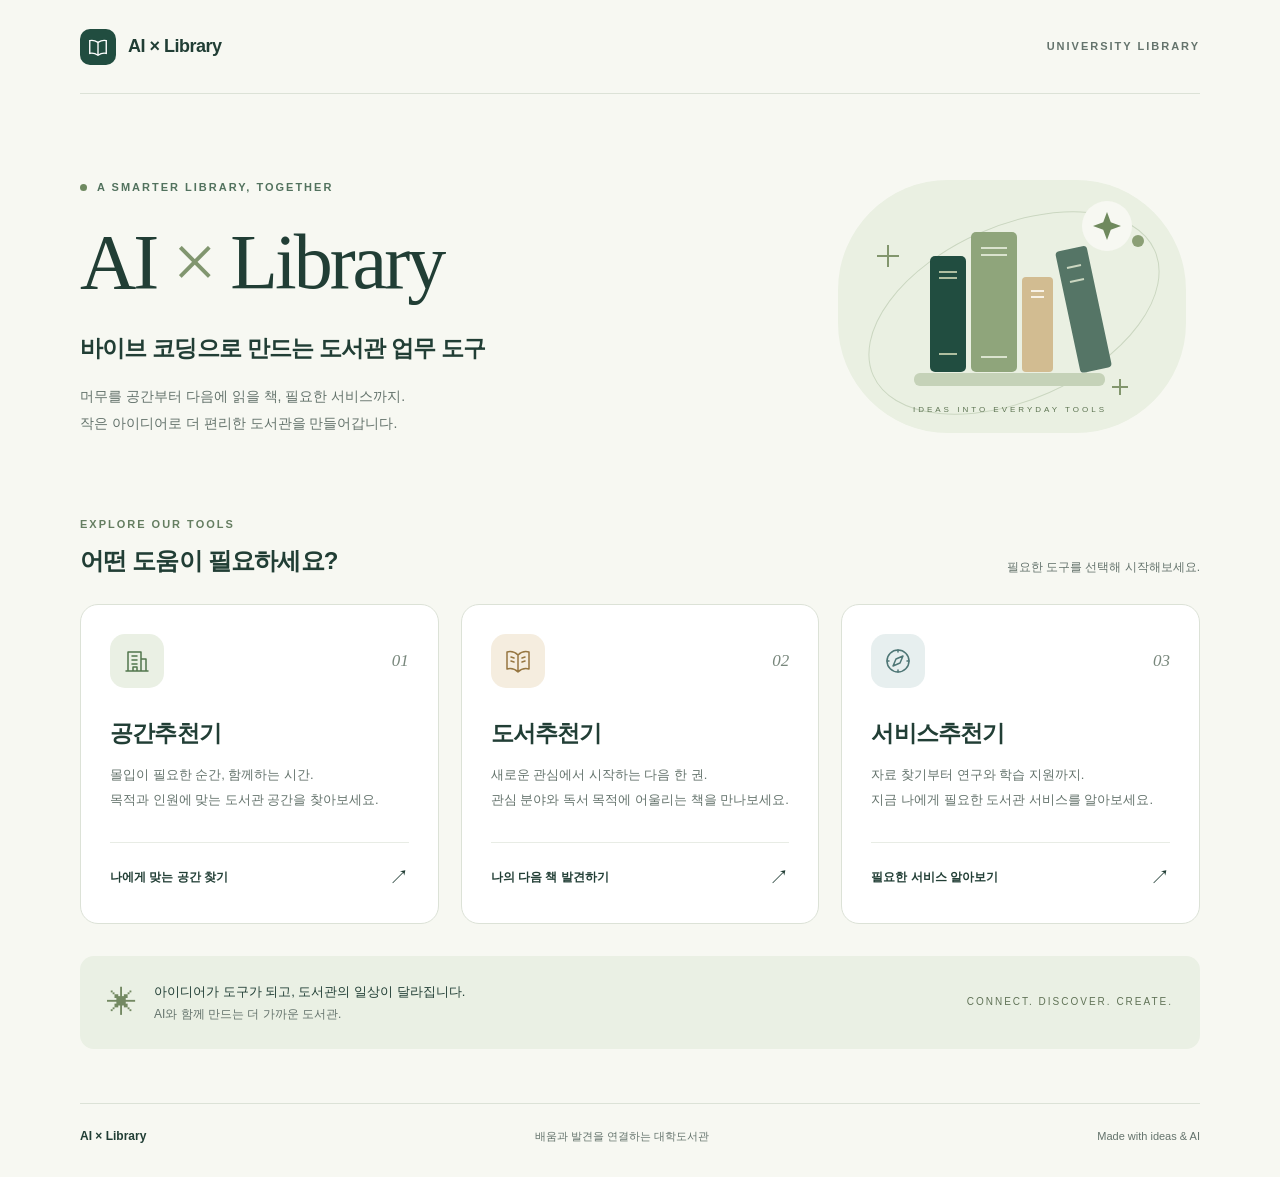
<file: index.html>
<!doctype html>
<html lang="ko">
<head>
  <meta charset="UTF-8">
  <meta name="viewport" content="width=device-width, initial-scale=1">
  <meta name="theme-color" content="#214d40">
  <meta name="description" content="바이브 코딩으로 만드는 도서관 업무 도구. 공간추천기, 도서추천기, 서비스추천기를 한곳에서 만나보세요.">
  <title>AI × Library</title>
  <style>
    :root { color-scheme: light; --ink: #213e35; --muted: #64736c; --green: #214d40; --paper: #f7f8f2; --line: #dce2d7; }
    * { box-sizing: border-box; }
    body { margin: 0; background: var(--paper); color: var(--ink); font-family: "Pretendard", "Apple SD Gothic Neo", "Malgun Gothic", sans-serif; line-height: 1.65; word-break: keep-all; }
    a { color: inherit; text-decoration: none; }
    a:focus-visible { outline: 3px solid #a77931; outline-offset: 6px; }
    .skip { position: absolute; left: 20px; top: -100px; padding: 12px 20px; background: white; z-index: 2; }
    .skip:focus { top: 12px; }
    .shell { width: min(1120px, calc(100% - 64px)); margin: auto; }
    header { display: flex; align-items: center; justify-content: space-between; gap: 20px; min-height: 94px; border-bottom: 1px solid var(--line); }
    .brand { display: flex; align-items: center; gap: 12px; font-size: 18px; font-weight: 750; letter-spacing: -.5px; }
    .brand-mark { width: 36px; height: 36px; display: grid; place-items: center; border-radius: 10px; color: white; background: var(--green); }
    .brand-mark svg { width: 22px; height: 22px; }
    .header-note, .eyebrow, .label { font-size: 11px; letter-spacing: 2px; font-weight: 700; }
    .header-note { color: var(--muted); }
    .hero { display: grid; grid-template-columns: 1.4fr 1fr; align-items: center; gap: 36px; padding: 74px 0 62px; }
    .eyebrow { display: flex; align-items: center; gap: 10px; color: #52725e; margin: 0 0 23px; }
    .eyebrow::before { content: ""; width: 7px; height: 7px; border-radius: 50%; background: #6e8960; }
    h1 { font-family: Georgia, "Times New Roman", serif; font-size: clamp(48px, 6.2vw, 78px); font-weight: 400; letter-spacing: -3px; line-height: 1.1; margin: 0 0 25px; }
    h1 span { color: #81966f; }
    .subtitle { font-size: clamp(18px, 2.1vw, 23px); font-weight: 600; letter-spacing: -.8px; margin: 0 0 15px; }
    .intro { color: var(--muted); font-size: 14px; margin: 0; line-height: 1.95; }
    .hero-art { width: 100%; max-width: 380px; justify-self: end; }
    .section-heading { display: flex; justify-content: space-between; align-items: end; gap: 20px; margin-bottom: 23px; }
    .label { color: #657e61; }
    h2 { font-size: 24px; letter-spacing: -.8px; margin: 5px 0 0; }
    .section-note { margin: 0 0 3px; font-size: 12px; color: var(--muted); }
    .cards { display: grid; grid-template-columns: repeat(3, 1fr); gap: 22px; }
    .card { display: flex; flex-direction: column; min-height: 320px; padding: 29px; border: 1px solid var(--line); background: #fff; border-radius: 18px; transition: transform .2s, box-shadow .2s, border-color .2s; }
    .card:hover { transform: translateY(-5px); border-color: #8da38d; box-shadow: 0 14px 35px #234b3a0d; }
    .card-top { display: flex; justify-content: space-between; align-items: center; margin-bottom: 27px; }
    .icon { width: 54px; height: 54px; display: grid; place-items: center; border-radius: 15px; background: #eaf0e4; color: #52764c; }
    .icon svg { width: 28px; height: 28px; }
    .books .icon { background: #f5eddf; color: #967641; }
    .services .icon { background: #e7efef; color: #4e7675; }
    .number { color: #78877c; font: italic 17px Georgia, serif; }
    h3 { font-size: 23px; letter-spacing: -.8px; margin: 0 0 10px; }
    .card p { color: var(--muted); font-size: 13px; line-height: 1.9; margin: 0 0 26px; }
    .card-bottom { margin-top: auto; border-top: 1px solid #e8ece5; padding-top: 18px; display: flex; align-items: center; justify-content: space-between; font-size: 12px; font-weight: 700; }
    .arrow { font-size: 20px; font-weight: 400; }
    .closing { display: flex; align-items: center; gap: 17px; border-radius: 14px; background: #eaf0e4; margin: 32px 0 54px; padding: 22px 27px; }
    .closing-symbol { font-size: 30px; color: #738962; }
    .closing p { margin: 0; font-size: 13px; }
    .closing small { display: block; color: var(--muted); font-size: 12px; margin-top: 3px; }
    .closing-word { margin-left: auto; font-size: 10px; letter-spacing: 2px; color: #617357; }
    footer { display: flex; justify-content: space-between; gap: 20px; border-top: 1px solid var(--line); padding: 23px 0 30px; font-size: 11px; color: var(--muted); }
    footer strong { color: var(--ink); font-size: 12px; }
    @media (max-width: 850px) { .hero { gap: 15px; padding: 55px 0; } .card { padding: 22px; } .cards { gap: 14px; } .closing-word { display: none; } }
    @media (max-width: 650px) { .shell { width: calc(100% - 40px); } header { min-height: 76px; } .header-note { font-size: 9px; letter-spacing: 1px; } .hero { grid-template-columns: 1fr; padding: 44px 0 34px; } .hero-art { max-width: 260px; justify-self: center; margin-top: 5px; } h1 { letter-spacing: -2px; } .cards { grid-template-columns: 1fr; } .card { min-height: 275px; padding: 26px; } .card-top { margin-bottom: 18px; } .section-heading { align-items: start; flex-direction: column; gap: 7px; } .closing { padding: 20px; margin-bottom: 34px; } footer { flex-wrap: wrap; gap: 8px; } }
    @media (prefers-reduced-motion: reduce) { .card { transition: none; } .card:hover { transform: none; } }
  </style>
</head>
<body>
  <a class="skip" href="#tools">도구 목록으로 바로가기</a>
  <div class="shell">
    <header>
      <a class="brand" href="./index.html" aria-label="AI × Library 홈"><span class="brand-mark" aria-hidden="true"><svg viewBox="0 0 24 24" fill="none" stroke="currentColor" stroke-width="1.5"><path d="M3 5c4-1 6 0 9 2 3-2 5-3 9-2v14c-4-1-6 0-9 2-3-2-5-3-9-2Z"/><path d="M12 7v14"/></svg></span>AI × Library</a>
      <span class="header-note">UNIVERSITY LIBRARY</span>
    </header>
    <main>
      <section class="hero" aria-labelledby="page-title">
        <div>
          <p class="eyebrow">A SMARTER LIBRARY, TOGETHER</p>
          <h1 id="page-title">AI <span>×</span> Library</h1>
          <p class="subtitle">바이브 코딩으로 만드는 도서관 업무 도구</p>
          <p class="intro">머무를 공간부터 다음에 읽을 책, 필요한 서비스까지.<br>작은 아이디어로 더 편리한 도서관을 만들어갑니다.</p>
        </div>
        <svg class="hero-art" viewBox="0 0 380 280" fill="none" aria-hidden="true">
          <rect x="18" y="12" width="348" height="253" rx="110" fill="#EAF0E2"/>
          <ellipse cx="194" cy="145" rx="154" ry="87" stroke="#CBD7C1" transform="rotate(-24 194 145)"/>
          <circle cx="318" cy="73" r="6" fill="#8B9F75"/>
          <path d="M68 77v22M57 88h22" stroke="#82966D" stroke-width="2"/>
          <path d="M300 211v16M292 219h16" stroke="#82966D" stroke-width="2"/>
          <rect x="94" y="205" width="191" height="13" rx="6" fill="#C5D2B8"/>
          <rect x="110" y="88" width="36" height="116" rx="5" fill="#214D40"/>
          <path d="M119 104h18M119 110h18M119 186h18" stroke="#AFBFA0" stroke-width="2"/>
          <rect x="151" y="64" width="46" height="140" rx="5" fill="#8FA57B"/>
          <path d="M161 80h26M161 87h26M161 189h26" stroke="#DAE3CE" stroke-width="2"/>
          <rect x="202" y="109" width="31" height="95" rx="4" fill="#D2BC91"/>
          <path d="M211 123h13M211 129h13" stroke="#F8F2E6" stroke-width="2"/>
          <rect x="235" y="84" width="32" height="124" rx="4" transform="rotate(-12 235 84)" fill="#557566"/>
          <path d="m247 100 14-3m-11 17 14-3" stroke="#CBD7C1" stroke-width="2"/>
          <circle cx="287" cy="58" r="25" fill="#F7F8F2"/>
          <path d="m287 44 3.8 10.2L301 58l-10.2 3.8L287 72l-3.8-10.2L273 58l10.2-3.8Z" fill="#6F895D"/>
          <text x="190" y="244" text-anchor="middle" fill="#5D7452" font-family="sans-serif" font-size="8" letter-spacing="3">IDEAS INTO EVERYDAY TOOLS</text>
        </svg>
      </section>
      <section id="tools" aria-labelledby="tools-title">
        <div class="section-heading"><div><span class="label">EXPLORE OUR TOOLS</span><h2 id="tools-title">어떤 도움이 필요하세요?</h2></div><p class="section-note">필요한 도구를 선택해 시작해보세요.</p></div>
        <div class="cards">
          <a class="card spaces" href="./공간추천기/index.html" aria-labelledby="space-title" aria-describedby="space-desc">
            <div class="card-top"><span class="icon" aria-hidden="true"><svg viewBox="0 0 28 28" fill="none" stroke="currentColor" stroke-width="1.5" stroke-linecap="round" stroke-linejoin="round"><path d="M5 24V5h13v19M18 12h5v12M3 24h22M9 9h5M9 13h5M9 17h5M10 24v-4h4v4"/></svg></span><span class="number" aria-hidden="true">01</span></div>
            <h3 id="space-title">공간추천기</h3><p id="space-desc">몰입이 필요한 순간, 함께하는 시간.<br>목적과 인원에 맞는 도서관 공간을 찾아보세요.</p><div class="card-bottom"><span>나에게 맞는 공간 찾기</span><span class="arrow" aria-hidden="true">↗</span></div>
          </a>
          <a class="card books" href="./도서추천기/02_도서추천기_관리자추가/index.html" aria-labelledby="book-title" aria-describedby="book-desc">
            <div class="card-top"><span class="icon" aria-hidden="true"><svg viewBox="0 0 28 28" fill="none" stroke="currentColor" stroke-width="1.5" stroke-linecap="round" stroke-linejoin="round"><path d="M3 5c4-1 8 0 11 3 3-3 7-4 11-3v17c-4-1-8 0-11 3-3-3-7-4-11-3ZM14 8v17M7 10l3 1M7 14l3 1M18 11l3-1M18 15l3-1"/></svg></span><span class="number" aria-hidden="true">02</span></div>
            <h3 id="book-title">도서추천기</h3><p id="book-desc">새로운 관심에서 시작하는 다음 한 권.<br>관심 분야와 독서 목적에 어울리는 책을 만나보세요.</p><div class="card-bottom"><span>나의 다음 책 발견하기</span><span class="arrow" aria-hidden="true">↗</span></div>
          </a>
          <a class="card services" href="./서비스추천기/index.html" aria-labelledby="service-title" aria-describedby="service-desc">
            <div class="card-top"><span class="icon" aria-hidden="true"><svg viewBox="0 0 28 28" fill="none" stroke="currentColor" stroke-width="1.5" stroke-linecap="round" stroke-linejoin="round"><circle cx="14" cy="14" r="11"/><path d="m19 9-3 7-7 3 3-7ZM14 3v2M14 23v2M3 14h2M23 14h2"/></svg></span><span class="number" aria-hidden="true">03</span></div>
            <h3 id="service-title">서비스추천기</h3><p id="service-desc">자료 찾기부터 연구와 학습 지원까지.<br>지금 나에게 필요한 도서관 서비스를 알아보세요.</p><div class="card-bottom"><span>필요한 서비스 알아보기</span><span class="arrow" aria-hidden="true">↗</span></div>
          </a>
        </div>
      </section>
      <aside class="closing"><span class="closing-symbol" aria-hidden="true">✳</span><div><p>아이디어가 도구가 되고, 도서관의 일상이 달라집니다.</p><small>AI와 함께 만드는 더 가까운 도서관.</small></div><span class="closing-word">CONNECT. DISCOVER. CREATE.</span></aside>
    </main>
    <footer><strong>AI × Library</strong><span>배움과 발견을 연결하는 대학도서관</span><span>Made with ideas &amp; AI</span></footer>
  </div>
</body>
</html>
</file>
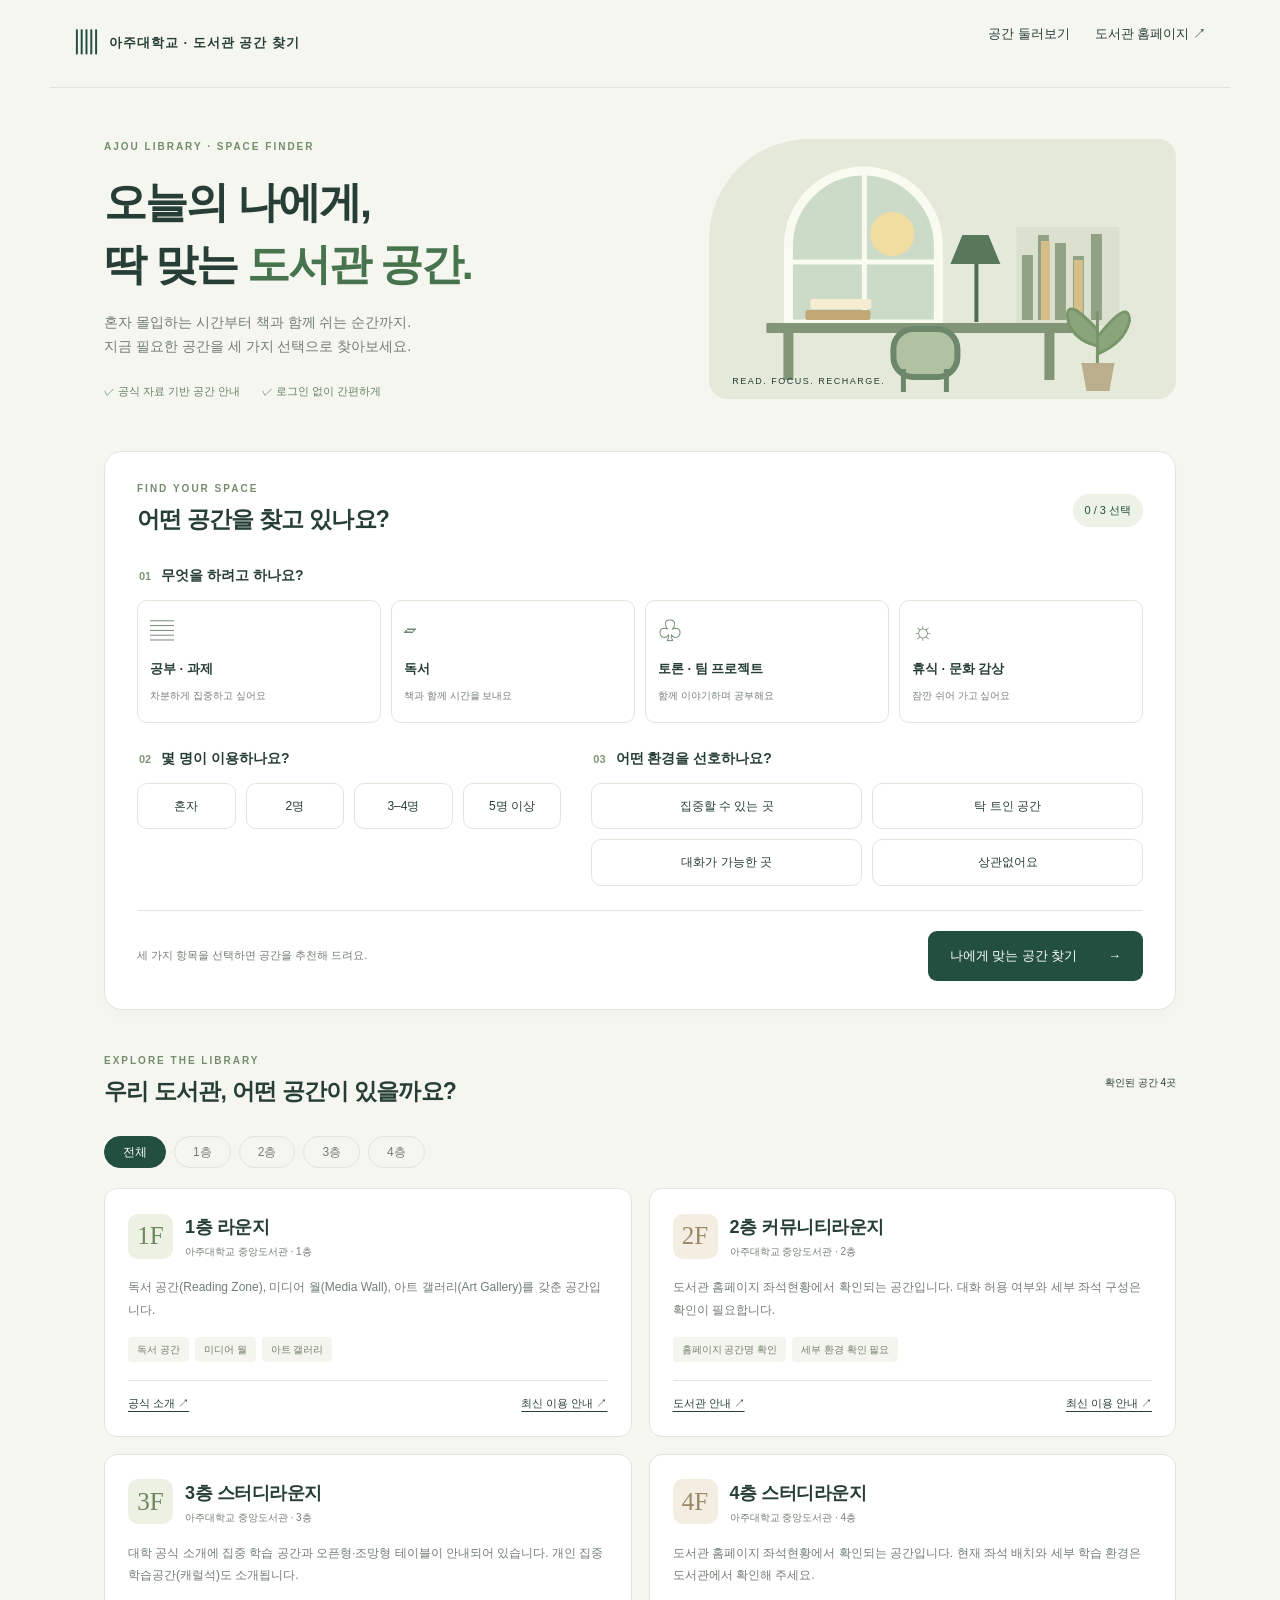
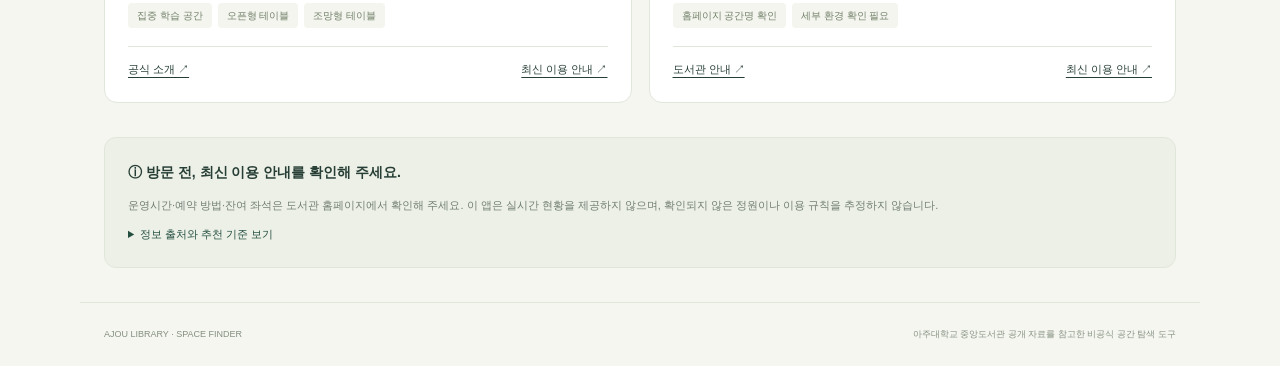
<file: 공간추천기/index.html>
﻿<!doctype html><html lang="ko"><head><meta charset="utf-8"><meta name="viewport" content="width=device-width,initial-scale=1"><title>나에게 맞는 도서관 공간 찾기</title><style>
:root{--g:#234f41;--text:#263e35;--muted:#727e73;--line:#e1e6db}*{box-sizing:border-box}html{scroll-behavior:smooth}body{margin:0;background:#f5f6f0;color:var(--text);font:15px/1.7 'Malgun Gothic',sans-serif}a{color:inherit;text-decoration:none}button,select{font:inherit}button{cursor:pointer}header{max-width:1180px;margin:auto;padding:23px 24px;display:flex;justify-content:space-between;border-bottom:1px solid var(--line);font-size:13px}.logo{font-weight:bold;letter-spacing:1px}.logo span{font-size:24px;vertical-align:middle;margin-right:10px;color:var(--g)}nav{display:flex;gap:25px}main{max-width:1120px;margin:auto;padding:0 24px}.hero{display:grid;grid-template-columns:1.2fr 1fr;gap:45px;align-items:center;padding:50px 0}.eyebrow{font-size:10px;letter-spacing:2px;color:#758d6d;font-weight:bold}h1{font-size:43px;line-height:1.45;letter-spacing:-2px;margin:16px 0}h1 em{font-style:normal;color:#47744d}p{color:var(--muted)}.intro{font-size:14px}.mini{display:flex;gap:22px;font-size:11px;margin-top:23px;color:#658162}.illustration{height:260px;border-radius:100px 18px 18px 18px;background:#e5e9da;position:relative;overflow:hidden}.illustration svg{width:100%;height:100%}.art-caption{position:absolute;bottom:10px;left:23px;font-size:9px;letter-spacing:1.5px}.panel{background:#fff;border:1px solid var(--line);border-radius:18px;padding:28px 32px;box-shadow:0 8px 25px #28413205}.heading{display:flex;justify-content:space-between;align-items:center;gap:15px;margin-bottom:22px}h2{font-size:23px;letter-spacing:-.8px;margin:3px 0}.progress{font-size:11px;background:#edf2e6;color:var(--g);padding:7px 12px;border-radius:20px;white-space:nowrap}fieldset{border:0;padding:0;margin:0 0 24px;min-width:0}legend{font-weight:bold;font-size:14px;margin-bottom:12px}.num{font-size:11px;color:#829677;margin-right:10px}.options{display:grid;grid-template-columns:repeat(4,1fr);gap:10px}.options label{cursor:pointer;position:relative}.options input{position:absolute;opacity:0;width:1px;height:1px}.option{display:block;border:1px solid var(--line);border-radius:10px;padding:16px 12px;height:100%;transition:.15s}.option i{font-style:normal;display:block;font-size:24px;line-height:1.2;color:#6f886e;margin-bottom:13px}.option b{font-size:13px;display:block}.option small{font-size:10px;color:var(--muted)}input:checked+.option{border-color:var(--g);background:#f0f5eb;box-shadow:inset 0 0 0 1px var(--g)}input:checked+.option:after{content:'✓';position:absolute;top:6px;right:9px;font-size:12px}input:focus-visible+.option,button:focus-visible,a:focus-visible,summary:focus-visible{outline:3px solid #b29d63;outline-offset:3px}.option:hover{background:#f7f9f2}.bottom-fields{display:grid;grid-template-columns:1fr 1.3fr;gap:30px}.compact .option{font-size:12px;text-align:center;padding:12px 5px}.compact input:checked+.option:after{display:none}.environments{grid-template-columns:1fr 1fr}.actions{border-top:1px solid var(--line);padding-top:20px;display:flex;justify-content:space-between;align-items:center;gap:20px}.actions p{font-size:11px;margin:0}.primary{background:var(--g);border:0;color:#fff;padding:14px 22px;border-radius:9px;font-size:13px}.primary:hover{background:#163a2c}.primary span{margin-left:27px}section.catalog,section.results{margin-top:42px;scroll-margin-top:20px}.filters{display:flex;gap:8px;margin:20px 0}.filters button{border:1px solid var(--line);background:transparent;color:var(--muted);padding:5px 18px;border-radius:20px;font-size:12px}.filters button[aria-pressed=true]{background:var(--g);color:white;border-color:var(--g)}.cards{display:grid;grid-template-columns:1fr 1fr;gap:17px}.card{border:1px solid var(--line);background:#fff;padding:23px;border-radius:13px}.card-head{display:flex;gap:12px;align-items:center}.floor{width:45px;height:45px;background:#edf1e4;color:#6c865e;border-radius:10px;display:grid;place-items:center;font:25px Georgia,serif}.card:nth-child(2n) .floor{background:#f3ede2;color:#9b8868}.card h3{font-size:18px;margin:0;letter-spacing:-.5px}.location{font-size:10px;color:var(--muted)}.card p{font-size:12px;line-height:1.9;margin:16px 0}.tags{display:flex;gap:6px;flex-wrap:wrap}.tag{background:#f3f5ee;padding:4px 9px;color:#73816a;font-size:10px;border-radius:4px}.card-footer{display:flex;justify-content:space-between;gap:12px;font-size:11px;border-top:1px solid var(--line);margin-top:18px;padding-top:13px}.card-footer a{text-decoration:underline;text-underline-offset:4px}.info{margin:34px 0;background:#edf0e7;border:1px solid var(--line);padding:23px;border-radius:12px}.info h3{font-size:14px;margin:0 0 7px}.info p,.info details{font-size:11px;color:var(--muted)}summary{cursor:pointer;color:var(--g)}.source-list{display:grid;gap:7px;padding:12px 0}.source-list a{text-decoration:underline}footer{max-width:1120px;padding:24px;margin:auto;border-top:1px solid var(--line);display:flex;justify-content:space-between;gap:15px;font-size:9px;color:#859080}.notice{padding:20px;background:#f6f0df;border:1px solid #e6dcc3;border-radius:12px;margin:15px 0}.notice h3{margin:0 0 6px;font-size:16px}.notice p{font-size:12px;color:#7a6f51;margin:0}.notice a{font-size:12px;text-decoration:underline}.reason{border-left:3px solid #839b70;padding-left:11px}.caution{background:#f7f4e9;padding:9px;border-radius:5px;font-size:11px!important}.text-button{border:0;background:none;color:var(--g);font-size:12px}.summary{font-size:12px;color:#70816b;margin-bottom:14px}.fine{font-size:10px}.skip{position:absolute;top:-60px;background:white;padding:10px}.skip:focus{top:0}[hidden]{display:none!important}@media(max-width:800px){h1{font-size:35px}.hero{gap:22px}.options{grid-template-columns:1fr 1fr}.bottom-fields{gap:20px}.illustration{height:245px}.mini{gap:10px;font-size:10px}}@media(max-width:560px){header{padding:18px}.logo{font-size:11px}nav a:first-child{display:none}nav{font-size:11px}main{padding:0 18px}.hero{display:block;padding:30px 0}.illustration{display:none}h1{font-size:34px}.intro{font-size:13px}.panel{padding:23px 17px}h2{font-size:19px}.bottom-fields{display:block}.people{grid-template-columns:repeat(4,1fr)}.actions{flex-direction:column;align-items:stretch;gap:13px}.primary{display:flex;justify-content:space-between}.cards{grid-template-columns:1fr}.filters button{padding:5px 15px}.catalog .heading>small{display:none}footer{flex-direction:column;gap:5px}.info{padding:18px}.option small{font-size:9px}}@media(prefers-reduced-motion:reduce){html{scroll-behavior:auto}.option{transition:none}}
</style></head><body><a class="skip" href="#finder">공간 찾기로 바로가기</a><header><a class="logo" href="index.html"><span>▥</span>아주대학교 · 도서관 공간 찾기</a><nav><a href="#spaces">공간 둘러보기</a><a href="https://library.ajou.ac.kr/" target="_blank" rel="noopener">도서관 홈페이지 ↗</a></nav></header><main>
<section class="hero"><div><div class="eyebrow">AJOU LIBRARY · SPACE FINDER</div><h1>오늘의 나에게,<br>딱 맞는 <em>도서관 공간.</em></h1><p class="intro">혼자 몰입하는 시간부터 책과 함께 쉬는 순간까지.<br>지금 필요한 공간을 세 가지 선택으로 찾아보세요.</p><div class="mini"><span>✓ 공식 자료 기반 공간 안내</span><span>✓ 로그인 없이 간편하게</span></div></div><div class="illustration" aria-hidden="true"><svg viewBox="0 0 440 260"><path d="M66 185V107a75 75 0 0 1 150 0v78z" fill="#ccdbc8" stroke="#fafbf0" stroke-width="9"/><circle cx="170" cy="95" r="22" fill="#f2dda0"/><path d="M142 32v153M65 123h150" stroke="#fafbf0" stroke-width="5"/><path d="M294 88h103v99H294z" fill="#dbe1ce"/><path d="M305 181v-65m16 65v-85m17 85v-77m18 77v-64m18 64v-86" stroke="#91a184" stroke-width="11"/><path d="M323 181v-79m33 79v-60" stroke="#d5be8a" stroke-width="9"/><path d="M44 189h306M66 192v49m261-49v49" stroke="#829577" stroke-width="10"/><rect x="83" y="171" width="65" height="10" rx="2" fill="#c1a875"/><rect x="88" y="160" width="61" height="10" rx="2" fill="#f6ecd1"/><path d="M254 183v-69" stroke="#526d53" stroke-width="4"/><path d="M228 125l12-29h26l12 29z" fill="#57785a"/><rect x="171" y="190" width="64" height="48" rx="20" fill="#b1c2a2" stroke="#6d876a" stroke-width="6"/><path d="M181 230v23m43-23v23" stroke="#6d876a" stroke-width="5"/><path d="M375 236v-64m0 19q-31-34-30-13q3 22 30 29m0-9q32-40 32-16q-5 22-32 33" fill="#8ba57b" stroke="#78956b" stroke-width="3"/><path d="M359 224h33l-5 28h-23z" fill="#bbae8d"/></svg><span class="art-caption">READ. FOCUS. RECHARGE.</span></div></section>
<section class="panel" id="finder"><div class="heading"><div><div class="eyebrow">FIND YOUR SPACE</div><h2>어떤 공간을 찾고 있나요?</h2></div><span class="progress" id="progress">0 / 3 선택</span></div><form id="form"><fieldset><legend><span class="num">01</span>무엇을 하려고 하나요?</legend><div class="options"><label><input name="purpose" type="radio" value="focus" required><span class="option"><i>▤</i><b>공부 · 과제</b><small>차분하게 집중하고 싶어요</small></span></label><label><input name="purpose" type="radio" value="read"><span class="option"><i>▱</i><b>독서</b><small>책과 함께 시간을 보내요</small></span></label><label><input name="purpose" type="radio" value="group"><span class="option"><i>♧</i><b>토론 · 팀 프로젝트</b><small>함께 이야기하며 공부해요</small></span></label><label><input name="purpose" type="radio" value="rest"><span class="option"><i>☼</i><b>휴식 · 문화 감상</b><small>잠깐 쉬어 가고 싶어요</small></span></label></div></fieldset><div class="bottom-fields"><fieldset><legend><span class="num">02</span>몇 명이 이용하나요?</legend><div class="options compact people"><label><input name="people" type="radio" value="1" required><span class="option">혼자</span></label><label><input name="people" type="radio" value="2"><span class="option">2명</span></label><label><input name="people" type="radio" value="3"><span class="option">3–4명</span></label><label><input name="people" type="radio" value="5"><span class="option">5명 이상</span></label></div></fieldset><fieldset><legend><span class="num">03</span>어떤 환경을 선호하나요?</legend><div class="options compact environments"><label><input name="environment" type="radio" value="quiet" required><span class="option">집중할 수 있는 곳</span></label><label><input name="environment" type="radio" value="open"><span class="option">탁 트인 공간</span></label><label><input name="environment" type="radio" value="talk"><span class="option">대화가 가능한 곳</span></label><label><input name="environment" type="radio" value="any"><span class="option">상관없어요</span></label></div></fieldset></div><div class="actions"><p id="hint" aria-live="polite">세 가지 항목을 선택하면 공간을 추천해 드려요.</p><button type="submit" class="primary">나에게 맞는 공간 찾기 <span>→</span></button></div></form></section>
<section class="results" id="results" hidden tabindex="-1" aria-labelledby="result-title"><div class="heading"><div><div class="eyebrow">YOUR SPACE</div><h2 id="result-title">이 공간을 살펴보세요</h2></div><button class="text-button" id="reset">↻ 다시 선택하기</button></div><div class="summary" id="summary"></div><div id="notice"></div><div id="recommendations" class="cards"></div><p class="fine">추천은 공개된 공간 구성에 따른 안내이며, 실제 좌석 배정이나 예약을 의미하지 않습니다.</p></section>
<section class="catalog" id="spaces"><div class="heading"><div><div class="eyebrow">EXPLORE THE LIBRARY</div><h2>우리 도서관, 어떤 공간이 있을까요?</h2></div><small class="fine">확인된 공간 4곳</small></div><div class="filters" role="group" aria-label="층별 공간 필터"><button data-floor="all" aria-pressed="true">전체</button><button data-floor="1" aria-pressed="false">1층</button><button data-floor="2" aria-pressed="false">2층</button><button data-floor="3" aria-pressed="false">3층</button><button data-floor="4" aria-pressed="false">4층</button></div><div id="catalog" class="cards" aria-live="polite"></div></section>
<section class="info"><h3>ⓘ 방문 전, 최신 이용 안내를 확인해 주세요.</h3><p>운영시간·예약 방법·잔여 좌석은 도서관 홈페이지에서 확인해 주세요. 이 앱은 실시간 현황을 제공하지 않으며, 확인되지 않은 정원이나 이용 규칙을 추정하지 않습니다.</p><details><summary>정보 출처와 추천 기준 보기</summary><div class="source-list"><a href="https://library.ajou.ac.kr/?subs=2" target="_blank" rel="noopener">중앙도서관 홈페이지 — 2·3·4층 공간명 및 좌석현황 ↗</a><a href="https://www.ajou.ac.kr/kr/ajou/news.do?articleNo=367826&mode=view" target="_blank" rel="noopener">아주대학교 공식 소식 — 중앙도서관 1층 라운지 새단장 ↗</a><a href="https://rotc.ajou.ac.kr/kr/intro/movement.do?article.offset=108&articleLimit=12&mode=list" target="_blank" rel="noopener">아주대학교 공식 동정 — 3층 스터디 라운지 오픈 ↗</a></div><p>자료 확인일: 2026.09.09. 공간명은 도서관 홈페이지를 우선 참고하고, 공간 구성은 대학 공식 소식으로 보완했습니다. 과거 개관 기사의 좌석 수는 현재 정원으로 사용하지 않았습니다.</p><p>공부·집중·개방형 테이블 선호에는 구성 정보가 확인된 3층을, 독서와 문화 감상에는 1층을 제안합니다. 2·4층은 세부 환경 정보가 부족하여 둘러보기에서만 제공합니다. 대화 허용 여부 및 단체 정원이 확인되지 않아 토론·대화·5명 이상 조건은 추천을 보류합니다. 2–4명은 함께 방문할 후보만 제시하며, 인접 좌석을 보장하지 않습니다. 추천 판단은 도서관의 공식 추천이 아닙니다.</p></details></section></main><footer><span>AJOU LIBRARY · SPACE FINDER</span><span>아주대학교 중앙도서관 공개 자료를 참고한 비공식 공간 탐색 도구</span></footer><noscript>공간 추천을 이용하려면 브라우저의 JavaScript를 활성화해 주세요.</noscript>
<script>
const library='https://library.ajou.ac.kr/';
const spaces=[{floor:1,name:'1층 라운지',text:'독서 공간(Reading Zone), 미디어 월(Media Wall), 아트 갤러리(Art Gallery)를 갖춘 공간입니다.',tags:['독서 공간','미디어 월','아트 갤러리'],source:'https://www.ajou.ac.kr/kr/ajou/news.do?articleNo=367826&mode=view',sourceLabel:'공식 소개'},{floor:2,name:'2층 커뮤니티라운지',text:'도서관 홈페이지 좌석현황에서 확인되는 공간입니다. 대화 허용 여부와 세부 좌석 구성은 확인이 필요합니다.',tags:['홈페이지 공간명 확인','세부 환경 확인 필요'],source:library,sourceLabel:'도서관 안내'},{floor:3,name:'3층 스터디라운지',text:'대학 공식 소개에 집중 학습 공간과 오픈형·조망형 테이블이 안내되어 있습니다. 개인 집중 학습공간(캐럴석)도 소개됩니다.',tags:['집중 학습 공간','오픈형 테이블','조망형 테이블'],source:'https://rotc.ajou.ac.kr/kr/intro/movement.do?article.offset=108&articleLimit=12&mode=list',sourceLabel:'공식 소개'},{floor:4,name:'4층 스터디라운지',text:'도서관 홈페이지 좌석현황에서 확인되는 공간입니다. 현재 좌석 배치와 세부 학습 환경은 도서관에서 확인해 주세요.',tags:['홈페이지 공간명 확인','세부 환경 확인 필요'],source:library,sourceLabel:'도서관 안내'}];
function card(s,reason='',caution=''){return `<article class="card"><div class="card-head"><div class="floor">${s.floor}F</div><div><h3>${s.name}</h3><div class="location">아주대학교 중앙도서관 · ${s.floor}층</div></div></div><p>${s.text}</p><div class="tags">${s.tags.map(t=>`<span class="tag">${t}</span>`).join('')}</div>${reason?`<p class="reason"><b>추천 이유</b><br>${reason}</p>`:''}${caution?`<p class="caution">${caution}</p>`:''}<div class="card-footer"><a href="${s.source}" target="_blank" rel="noopener">${s.sourceLabel} ↗</a><a href="${library}" target="_blank" rel="noopener">최신 이용 안내 ↗</a></div></article>`}
function recommend(p,n,e){if(p==='group'||e==='talk'||n==='5')return {items:[],notice:'대화 가능 여부와 단체 정원이 공식 자료에서 확인되지 않아, 조건에 맞는 공간을 확정할 수 없어요. 도서관 홈페이지의 시설 안내와 예약 조건을 확인해 주세요.'};const multi=n!=='1';let items=[];if(p==='focus'){items=[{floor:3,reason:e==='open'?'오픈형·조망형 테이블이 소개되어 있어, 개방적인 환경에서 공부하고 싶은 조건에 맞는 후보입니다.':'개인 집중 학습 공간이 소개되어 있어, 공부와 과제를 위한 후보로 제안합니다.'}]}else if(p==='read'){items=e==='quiet'?[{floor:3,reason:'개인 집중 학습 공간이 소개되어 있어 집중해서 읽을 후보로 제안합니다.'},{floor:1,reason:'독서 공간이 마련되어 있습니다. 다만 소음 수준과 집중 환경은 확인이 필요합니다.'}]:[{floor:1,reason:'독서 공간(Reading Zone)이 마련되어 있어 책을 읽고 싶은 목적에 맞는 후보입니다.'}]}else{items=[{floor:1,reason:'미디어 월과 아트 갤러리가 마련되어 있어 문화 감상을 하며 쉬어 갈 후보로 제안합니다.'}]};return {items,notice:multi?'여러 명이 함께 방문할 후보입니다. 단체 이용 정원과 인접 좌석은 확인되지 않았으므로, 함께 앉을 수 있는지는 도서관에서 확인해 주세요.':''}}
const form=document.getElementById('form'),results=document.getElementById('results');
function renderCatalog(f='all'){document.getElementById('catalog').innerHTML=spaces.filter(s=>f==='all'||String(s.floor)===f).map(s=>card(s)).join('')}
renderCatalog();document.querySelectorAll('[data-floor]').forEach(b=>b.addEventListener('click',()=>{document.querySelectorAll('[data-floor]').forEach(x=>x.setAttribute('aria-pressed',String(x===b)));renderCatalog(b.dataset.floor)}));
form.addEventListener('change',()=>{const count=['purpose','people','environment'].filter(n=>form.querySelector(`input[name="${n}"]:checked`)).length;document.getElementById('progress').textContent=`${count} / 3 선택`;document.getElementById('hint').textContent=count===3?'준비됐어요. 나에게 맞는 공간을 찾아보세요.':'세 가지 항목을 선택하면 공간을 추천해 드려요.';results.hidden=true});
form.addEventListener('submit',event=>{event.preventDefault();if(!form.reportValidity())return;const data=new FormData(form),p=data.get('purpose'),n=data.get('people'),e=data.get('environment');const answer=recommend(p,n,e);const labels={focus:'공부 · 과제',read:'독서',group:'토론 · 팀 프로젝트',rest:'휴식 · 문화 감상',quiet:'집중할 수 있는 곳',open:'탁 트인 공간',talk:'대화가 가능한 곳',any:'환경 상관없음','1':'혼자','2':'2명','3':'3–4명','5':'5명 이상'};document.getElementById('summary').textContent=[labels[p],labels[n],labels[e]].join('  /  ');document.getElementById('result-title').textContent=answer.items.length?'이 공간을 살펴보세요':'이 조건은 추가 확인이 필요해요';document.getElementById('notice').innerHTML=answer.notice?`<div class="notice"><h3>${answer.items.length?'함께 이용하기 전에 확인해 주세요':'확인된 정보만으로는 추천하기 어려워요'}</h3><p>${answer.notice}</p><a href="${library}" target="_blank" rel="noopener">도서관에서 이용 조건 확인하기 ↗</a></div>`:'';document.getElementById('recommendations').innerHTML=answer.items.map(item=>card(spaces.find(s=>s.floor===item.floor),item.reason,e==='quiet'?'집중 학습 공간의 소개를 참고한 추천이며, 현재 소음 수준이나 무음 구역 여부는 확인되지 않았습니다.':e==='open'&&item.floor===1?'1층 라운지의 개방형 좌석 구성은 확인되지 않았습니다. 독서·문화 감상 목적을 우선한 후보입니다.':'')).join('');results.hidden=false;results.focus({preventScroll:true});results.scrollIntoView({behavior:matchMedia('(prefers-reduced-motion: reduce)').matches?'instant':'smooth',block:'start'})});
document.getElementById('reset').addEventListener('click',()=>{form.reset();results.hidden=true;document.getElementById('progress').textContent='0 / 3 선택';document.getElementById('hint').textContent='세 가지 항목을 선택하면 공간을 추천해 드려요.';form.querySelector('input').focus();document.getElementById('finder').scrollIntoView()});
</script></body></html>
</file>
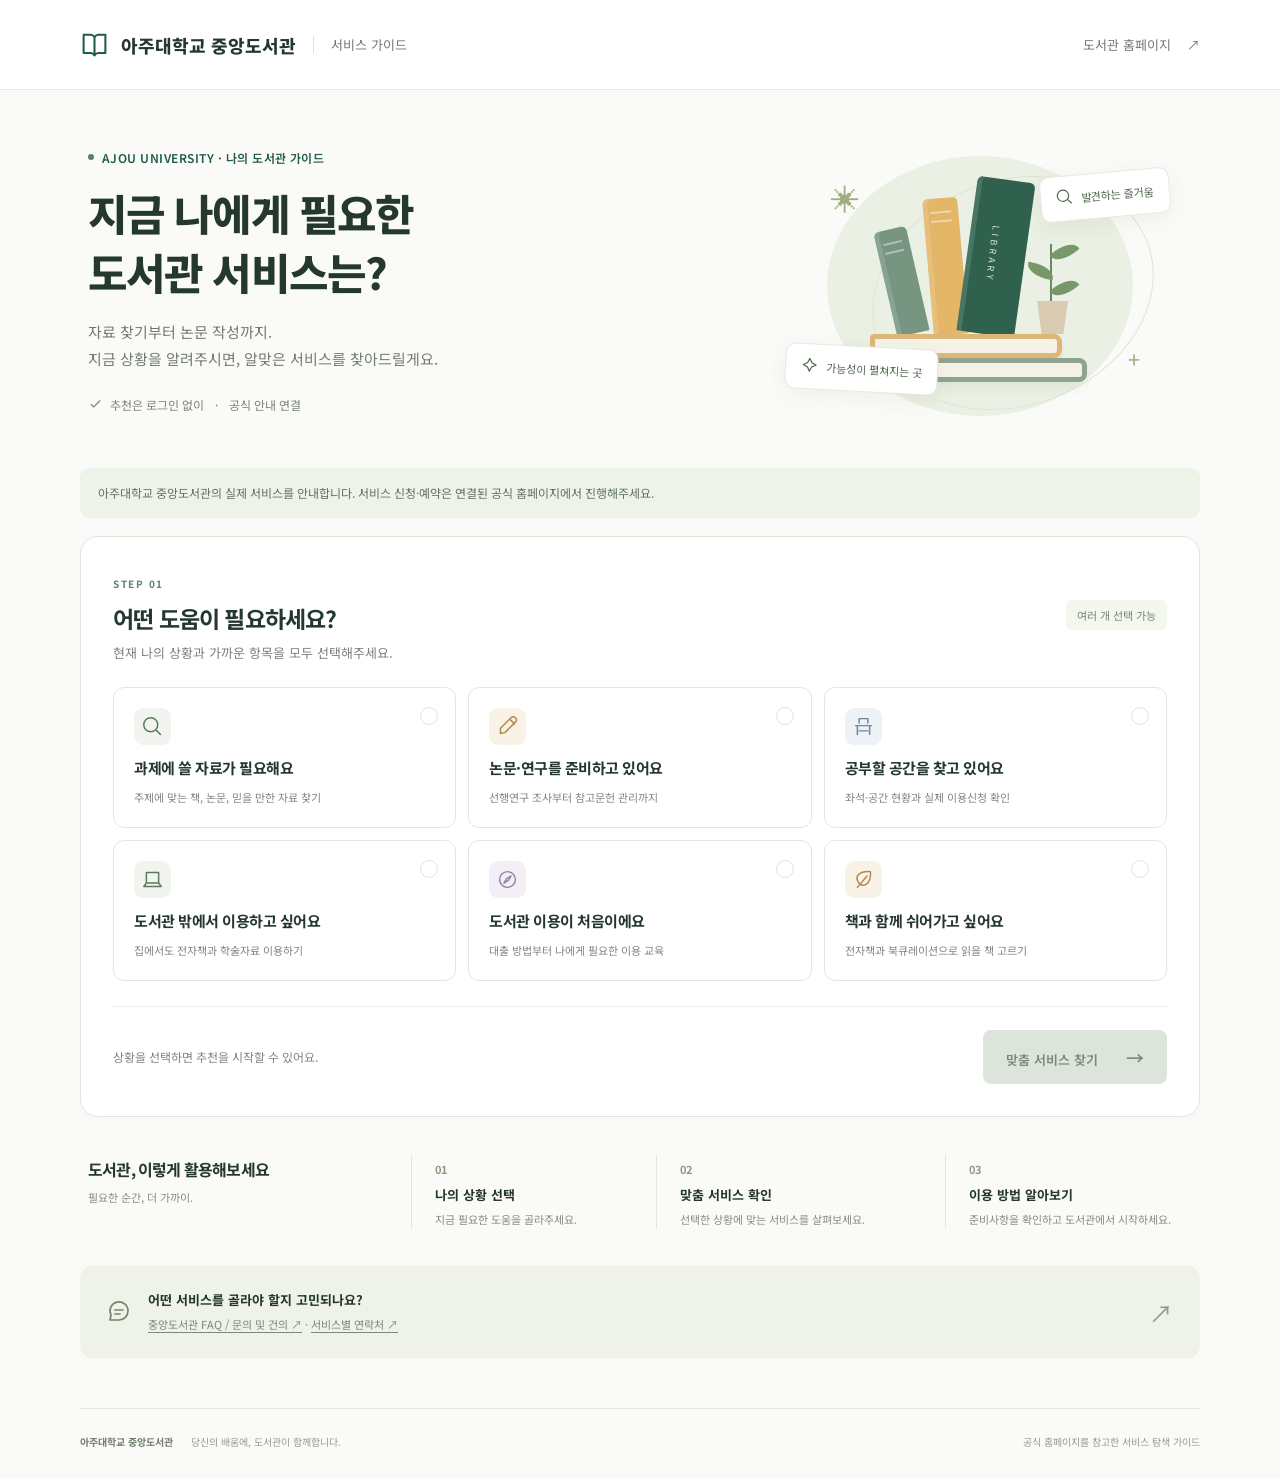
<file: 서비스추천기/index.html>
<!doctype html>
<html lang="ko">
<head>
  <meta charset="UTF-8">
  <meta name="viewport" content="width=device-width, initial-scale=1">
  <meta name="theme-color" content="#225c47">
  <title>아주대학교 중앙도서관 | 나에게 맞는 서비스 찾기</title>
  <link rel="stylesheet" href="style.css">
</head>
<body>
  <header class="header"><a class="brand" href="./"><span class="brand-icon" data-icon="book"></span>아주대학교 중앙도서관<span class="brand-divider"></span><span class="brand-sub">서비스 가이드</span></a><a href="https://library.ajou.ac.kr/" class="help" target="_blank" rel="noopener noreferrer">도서관 홈페이지 <span>↗</span></a></header>
  <main>
    <section class="hero"><div class="hero-copy"><span class="eyebrow"><i></i> AJOU UNIVERSITY · 나의 도서관 가이드</span><h1>지금 나에게 필요한<br>도서관 서비스는?</h1><p>자료 찾기부터 논문 작성까지.<br>지금 상황을 알려주시면, 알맞은 서비스를 찾아드릴게요.</p><div class="hero-note"><span data-icon="check"></span> 추천은 로그인 없이 <b>·</b> 공식 안내 연결</div></div><div class="illustration" aria-hidden="true"><div class="orbit orbit-one"></div><div class="orbit orbit-two"></div><span class="spark spark-one">✳</span><span class="spark spark-two">+</span><div class="float-label label-top"><span data-icon="search"></span> 발견하는 즐거움</div><div class="book-stack"><div class="plant"><i></i><i></i><i></i><span></span></div><div class="standing-book b-one"></div><div class="standing-book b-two"></div><div class="standing-book b-three"><span>LIBRARY</span></div><div class="flat-book flat-one"></div><div class="flat-book flat-two"></div></div><div class="float-label label-bottom"><span data-icon="spark"></span> 가능성이 펼쳐지는 곳</div></div></section>
    <p class="verified-notice">아주대학교 중앙도서관의 실제 서비스를 안내합니다. 서비스 신청·예약은 연결된 공식 홈페이지에서 진행해주세요.</p>
    <section class="finder" aria-labelledby="situation-title"><div class="section-heading"><div><span class="step">STEP 01</span><h2 id="situation-title">어떤 도움이 필요하세요?</h2><p>현재 나의 상황과 가까운 항목을 모두 선택해주세요.</p></div><span class="multi-badge">여러 개 선택 가능</span></div><div id="situations" class="situation-grid"></div><div class="selection-bar"><p id="selection-count" aria-live="polite">상황을 선택하면 추천을 시작할 수 있어요.</p><button id="recommend" class="primary" disabled>맞춤 서비스 찾기 <span>→</span></button></div></section>
    <section id="results" class="results" hidden aria-labelledby="result-title"><div class="section-heading"><div><span class="step">STEP 02</span><h2 id="result-title" tabindex="-1">나에게 맞는 추천 서비스</h2><p id="result-description"></p></div><button class="text-button" id="reset">선택 초기화 ↺</button></div><div id="result-grid" class="result-grid"></div><p class="availability">2026.09.09 공식 안내 확인 · 이용 자격은 서비스마다 다릅니다. 상세 안내에서 본인에게 해당하는 조건을 확인해주세요.</p></section>
    <section class="how" id="how"><div class="how-title"><span data-icon="compass"></span><h2>도서관, 이렇게 활용해보세요</h2><p>필요한 순간, 더 가까이.</p></div><div class="how-item"><span>01</span><h3>나의 상황 선택</h3><p>지금 필요한 도움을 골라주세요.</p></div><div class="how-item"><span>02</span><h3>맞춤 서비스 확인</h3><p>선택한 상황에 맞는 서비스를 살펴보세요.</p></div><div class="how-item"><span>03</span><h3>이용 방법 알아보기</h3><p>준비사항을 확인하고 도서관에서 시작하세요.</p></div></section>
    <aside class="contact"><span class="contact-icon" data-icon="message"></span><div><h3>어떤 서비스를 골라야 할지 고민되나요?</h3><p><a href="https://library.ajou.ac.kr/guide/bulletins/faq" target="_blank" rel="noopener noreferrer">중앙도서관 FAQ / 문의 및 건의 ↗</a> · <a href="https://library.ajou.ac.kr/guide/bulletins/contact" target="_blank" rel="noopener noreferrer">서비스별 연락처 ↗</a></p></div><span class="contact-decoration" aria-hidden="true">↗</span></aside>
  </main><footer><span class="footer-brand">아주대학교 중앙도서관</span><span>당신의 배움에, 도서관이 함께합니다.</span><span>공식 홈페이지를 참고한 서비스 탐색 가이드</span></footer>
  <dialog id="detail"><div class="dialog-top"><span class="eyebrow">LIBRARY SERVICE</span><button id="close-dialog" aria-label="상세 안내 닫기">×</button></div><div id="dialog-content"></div><button class="primary dialog-done" id="dialog-done">확인했어요</button></dialog>
  <script src="library-data.js"></script>
  <script src="app.js"></script>
</body>
</html>
</file>
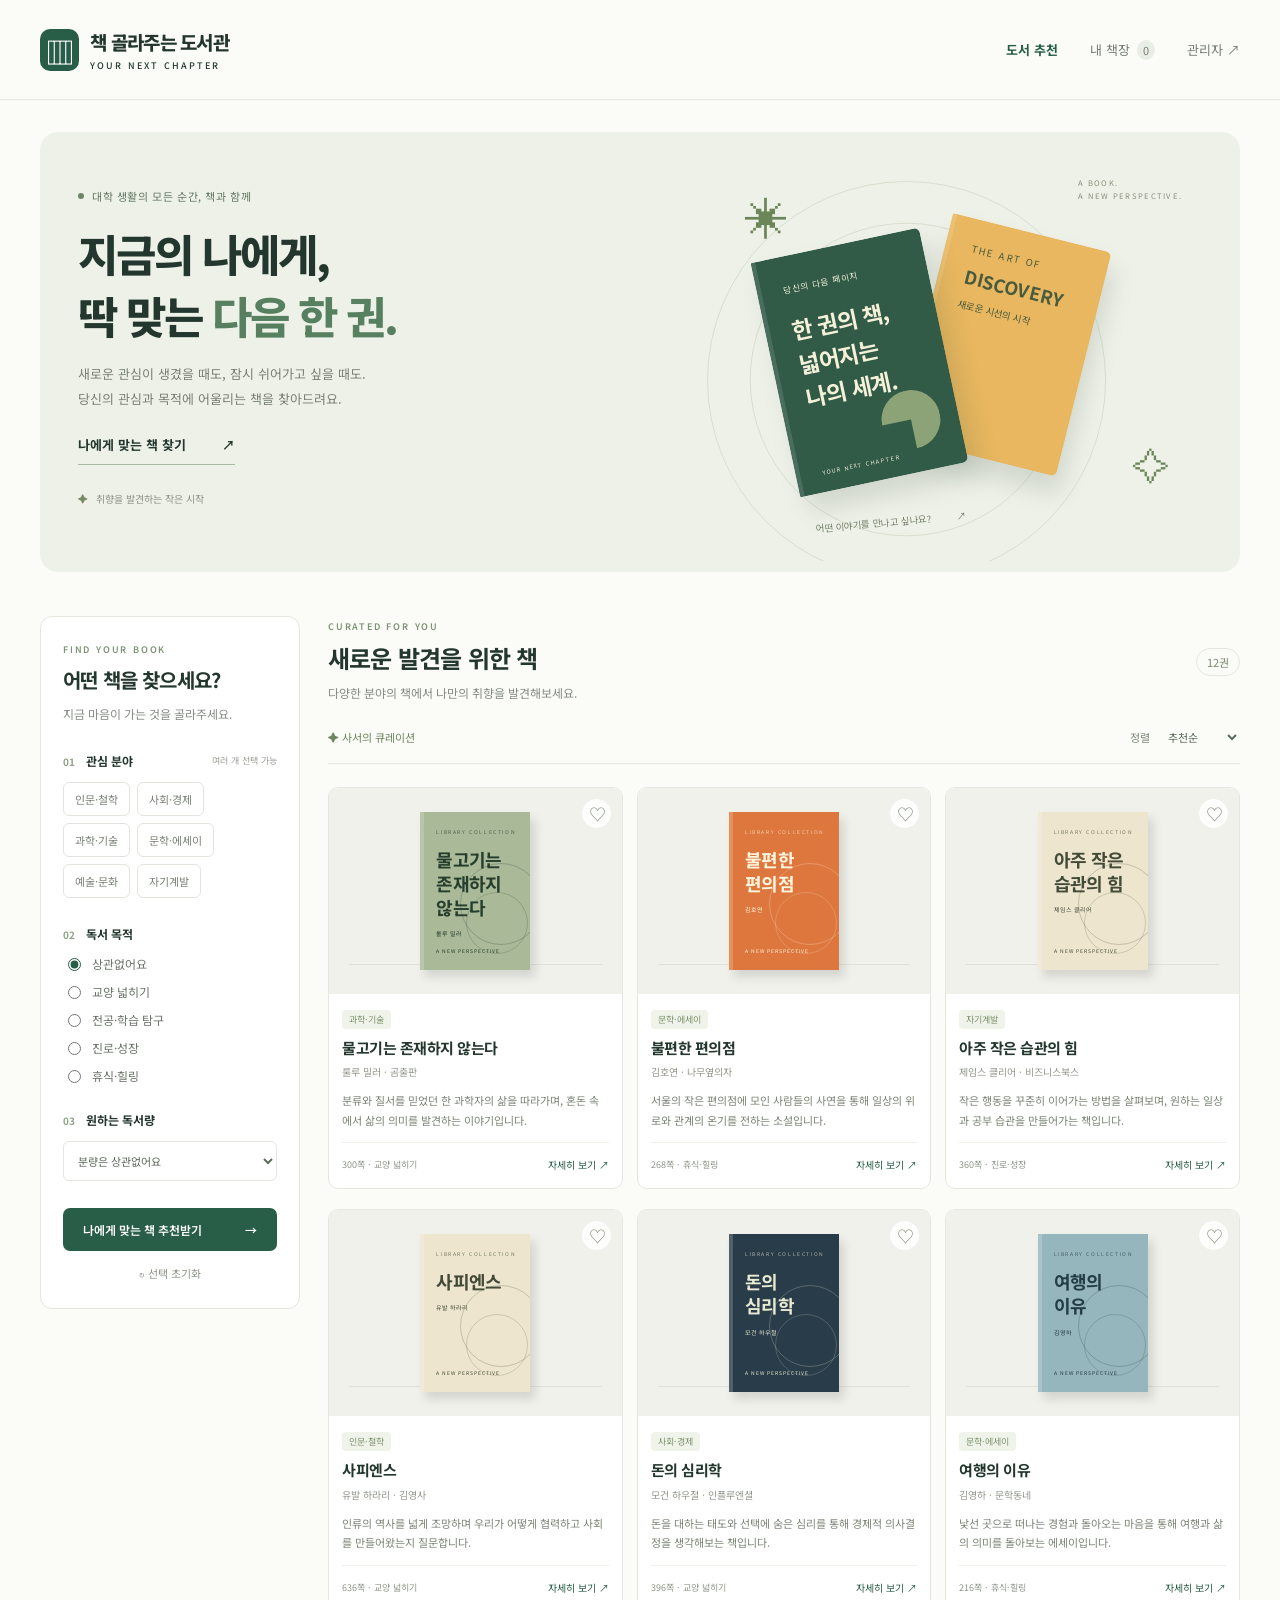
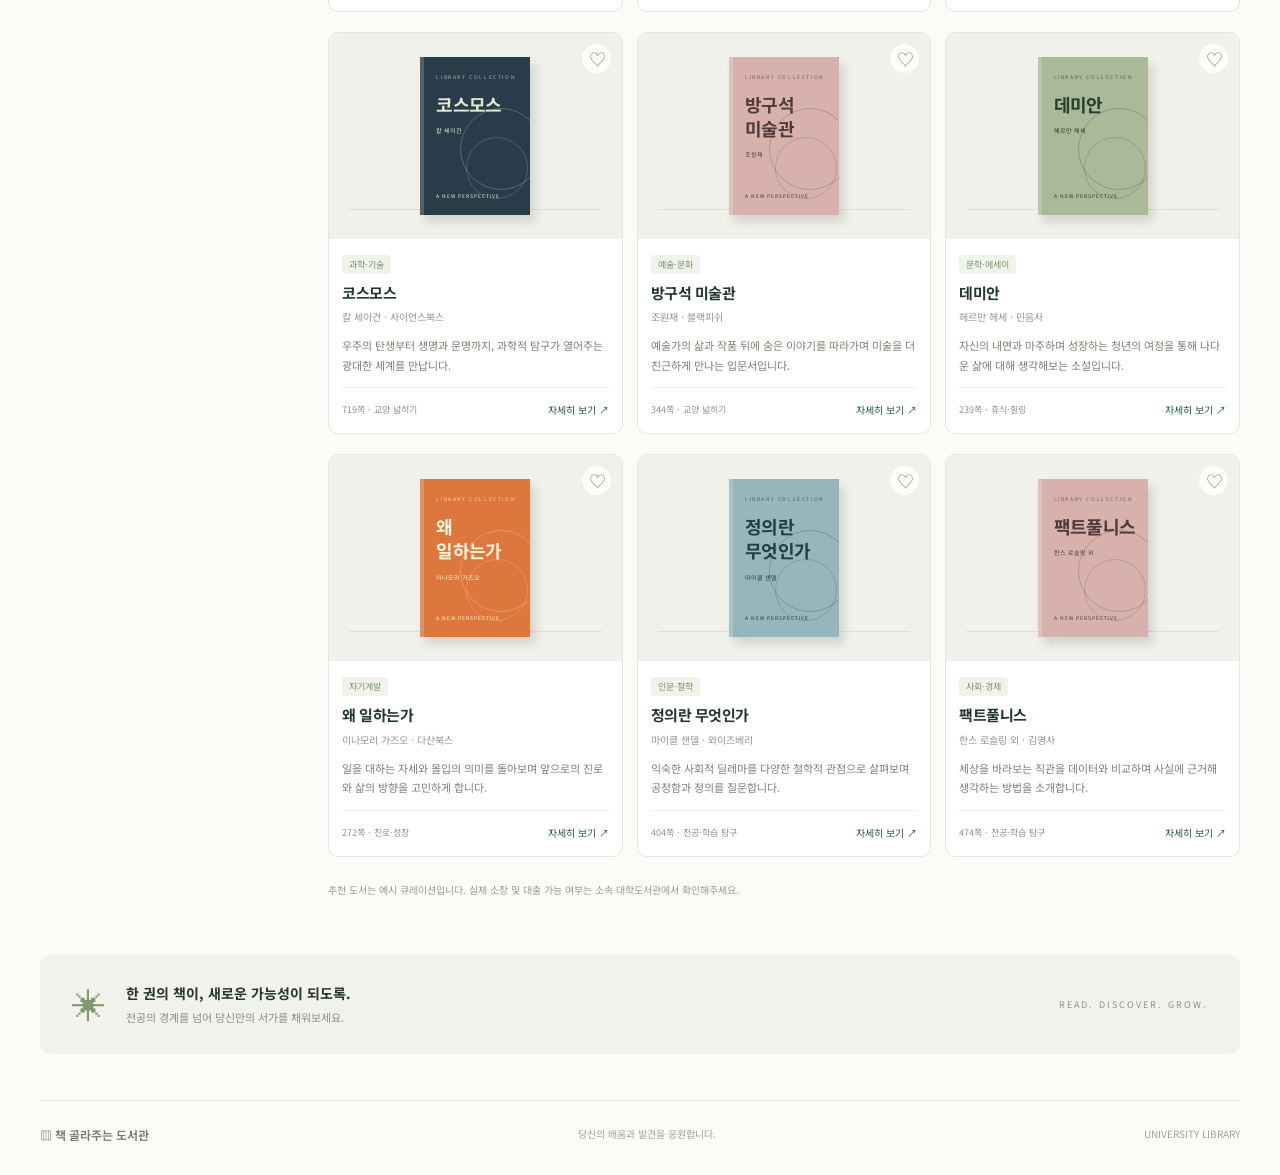
<file: 도서추천기/01_도서추천기_기본/index.html>
<!doctype html>
<html lang="ko">
<head>
  <meta charset="UTF-8"><meta name="viewport" content="width=device-width, initial-scale=1.0">
  <title>책 골라주는 도서관</title>
  <link rel="stylesheet" href="style.css">
</head>
<body>
  <header class="header"><a class="brand" href="index.html"><span class="brand-icon">▥</span><span>책 골라주는 도서관<small>YOUR NEXT CHAPTER</small></span></a><nav><a class="active" href="index.html">도서 추천</a><button class="nav-button" id="saved-toggle">내 책장 <span id="saved-count">0</span></button><a href="admin.html">관리자 <span aria-hidden="true">↗</span></a></nav></header>
  <main>
    <section class="hero"><div class="hero-copy"><p class="eyebrow"><span></span> 대학 생활의 모든 순간, 책과 함께</p><h1>지금의 나에게,<br>딱 맞는 <em>다음 한 권.</em></h1><p class="hero-description">새로운 관심이 생겼을 때도, 잠시 쉬어가고 싶을 때도.<br>당신의 관심과 목적에 어울리는 책을 찾아드려요.</p><a class="text-link" href="#finder">나에게 맞는 책 찾기 <span>↗</span></a><div class="hero-note"><span>✦</span> 취향을 발견하는 작은 시작</div></div><div class="hero-art" aria-hidden="true"><div class="orbit orbit-one"></div><div class="orbit orbit-two"></div><div class="spark spark-one">✳</div><div class="spark spark-two">✧</div><div class="art-label">A BOOK.<br>A NEW PERSPECTIVE.</div><div class="art-book book-back"><span>THE ART OF</span><b>DISCOVERY</b><i>새로운 시선의 시작</i></div><div class="art-book book-front"><span>당신의 다음 페이지</span><b>한 권의 책,<br>넓어지는<br>나의 세계.</b><div class="book-circle"></div><small>YOUR NEXT CHAPTER</small></div><div class="art-caption">어떤 이야기를 만나고 싶나요? <span>↗</span></div></div></section>
    <section class="workspace" id="finder"><aside class="filter-panel"><div class="section-kicker">FIND YOUR BOOK</div><h2>어떤 책을 찾으세요?</h2><p class="muted">지금 마음이 가는 것을 골라주세요.</p><form id="recommend-form"><fieldset><legend><span>01</span> 관심 분야 <small>여러 개 선택 가능</small></legend><div class="chips" id="category-options"></div></fieldset><fieldset><legend><span>02</span> 독서 목적</legend><div class="purpose-options" id="purpose-options"></div></fieldset><fieldset><legend><span>03</span> 원하는 독서량</legend><select id="length"><option value="all">분량은 상관없어요</option><option value="short">가볍게 읽기 · 250쪽 이하</option><option value="medium">적당히 몰입하기 · 251~400쪽</option><option value="long">깊이 읽기 · 401쪽 이상</option></select></fieldset><button class="primary full" type="submit">나에게 맞는 책 추천받기 <span>→</span></button><button type="button" class="reset" id="reset-filters">↻ 선택 초기화</button></form></aside>
    <section class="results"><div class="results-heading"><div><div class="section-kicker" id="results-kicker">CURATED FOR YOU</div><h2 id="results-title">새로운 발견을 위한 책</h2><p class="muted" id="results-description">다양한 분야의 책에서 나만의 취향을 발견해보세요.</p></div><span class="count-label" id="result-count"></span></div><div class="results-toolbar"><span id="selection-summary">✦ 사서의 큐레이션</span><label>정렬 <select id="sort"><option value="recommended">추천순</option><option value="title">제목순</option><option value="pages">쪽수 적은순</option></select></label></div><div class="book-grid" id="book-grid"></div><div class="empty hidden" id="empty"><span>⌕</span><h3>아직 만날 책이 없어요</h3><p>조건을 조금 넓히면 새로운 책을 만날 수 있어요.</p></div><p class="catalog-note">추천 도서는 예시 큐레이션입니다. 실제 소장 및 대출 가능 여부는 소속 대학도서관에서 확인해주세요.</p></section></section>
    <section class="bottom-note"><span>✳</span><div><h3>한 권의 책이, 새로운 가능성이 되도록.</h3><p>전공의 경계를 넘어 당신만의 서가를 채워보세요.</p></div><span class="bottom-word">READ. DISCOVER. GROW.</span></section>
  </main><footer><span class="footer-brand">▥ 책 골라주는 도서관</span><span>당신의 배움과 발견을 응원합니다.</span><span>UNIVERSITY LIBRARY</span></footer>
  <dialog id="book-dialog"><button class="dialog-close" aria-label="닫기">×</button><div id="dialog-content"></div></dialog><div id="toast" role="status"></div><script src="app.js"></script>
</body></html>
</file>
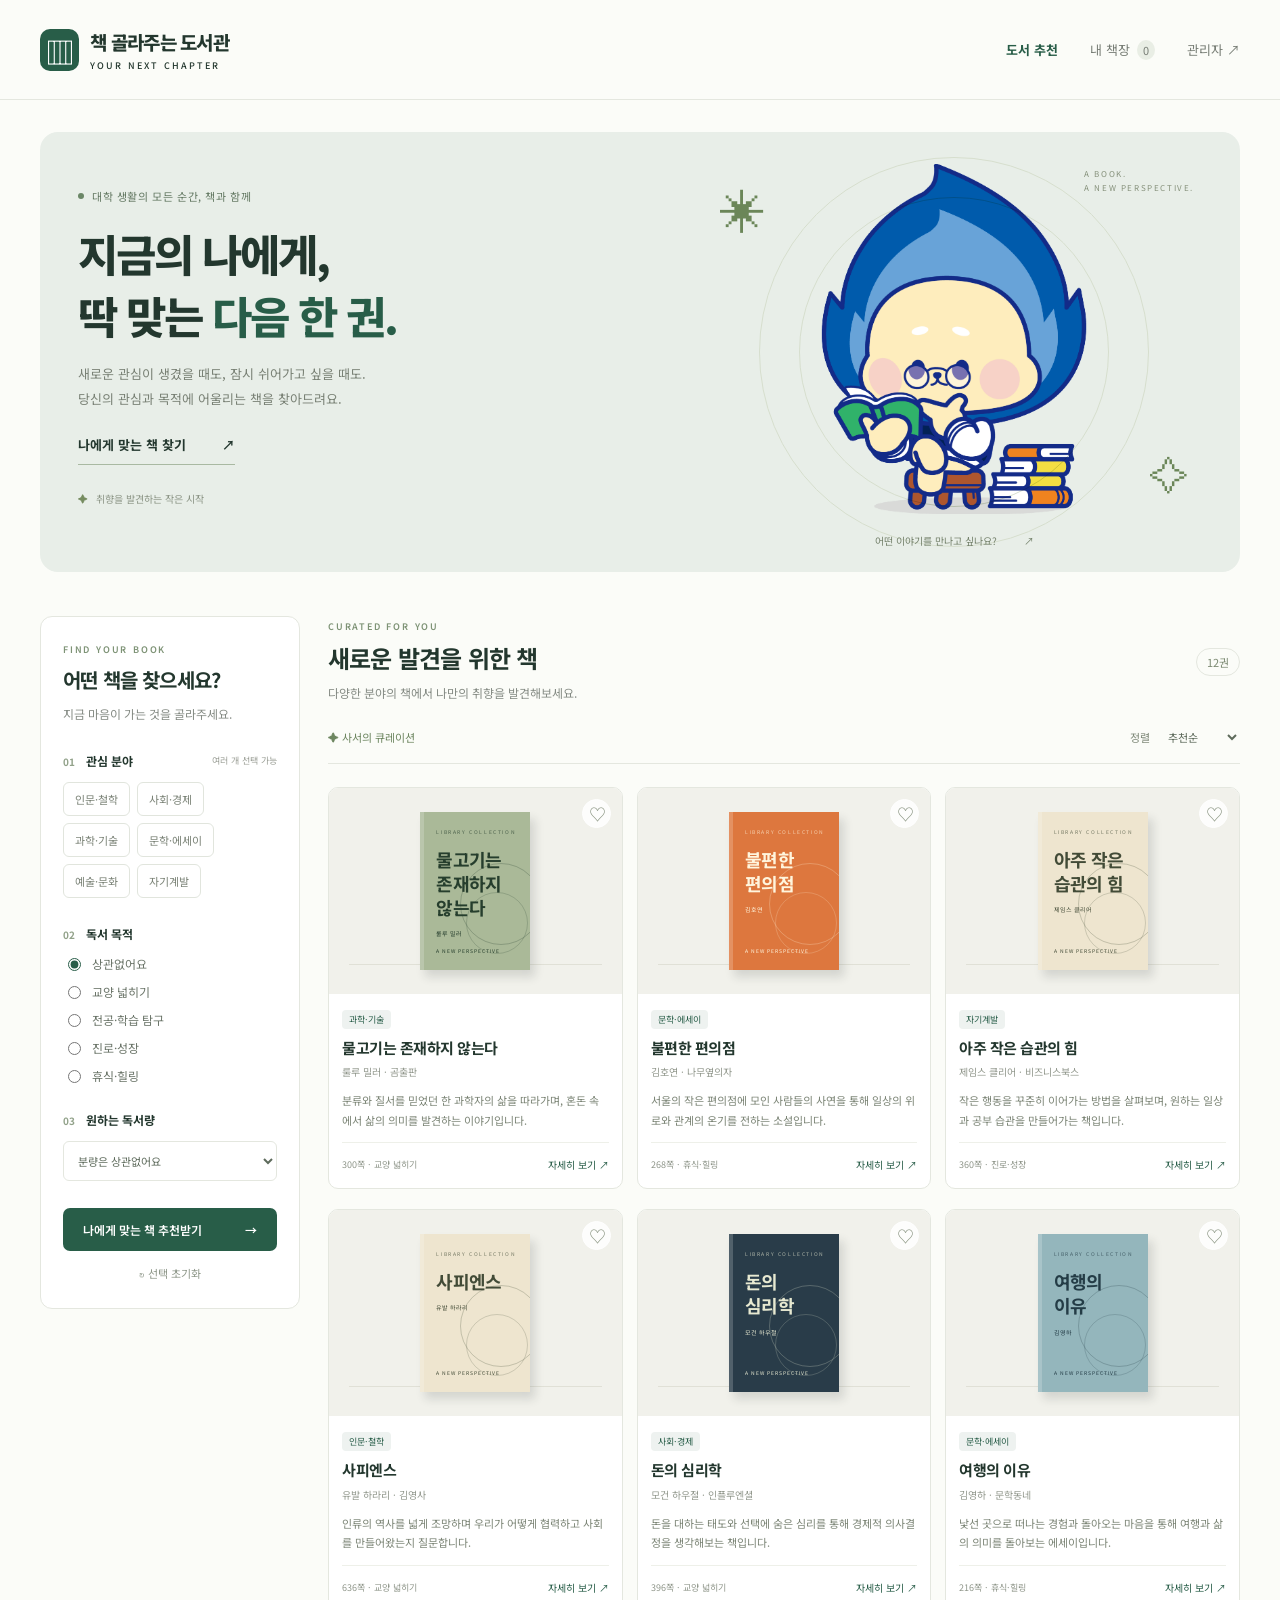
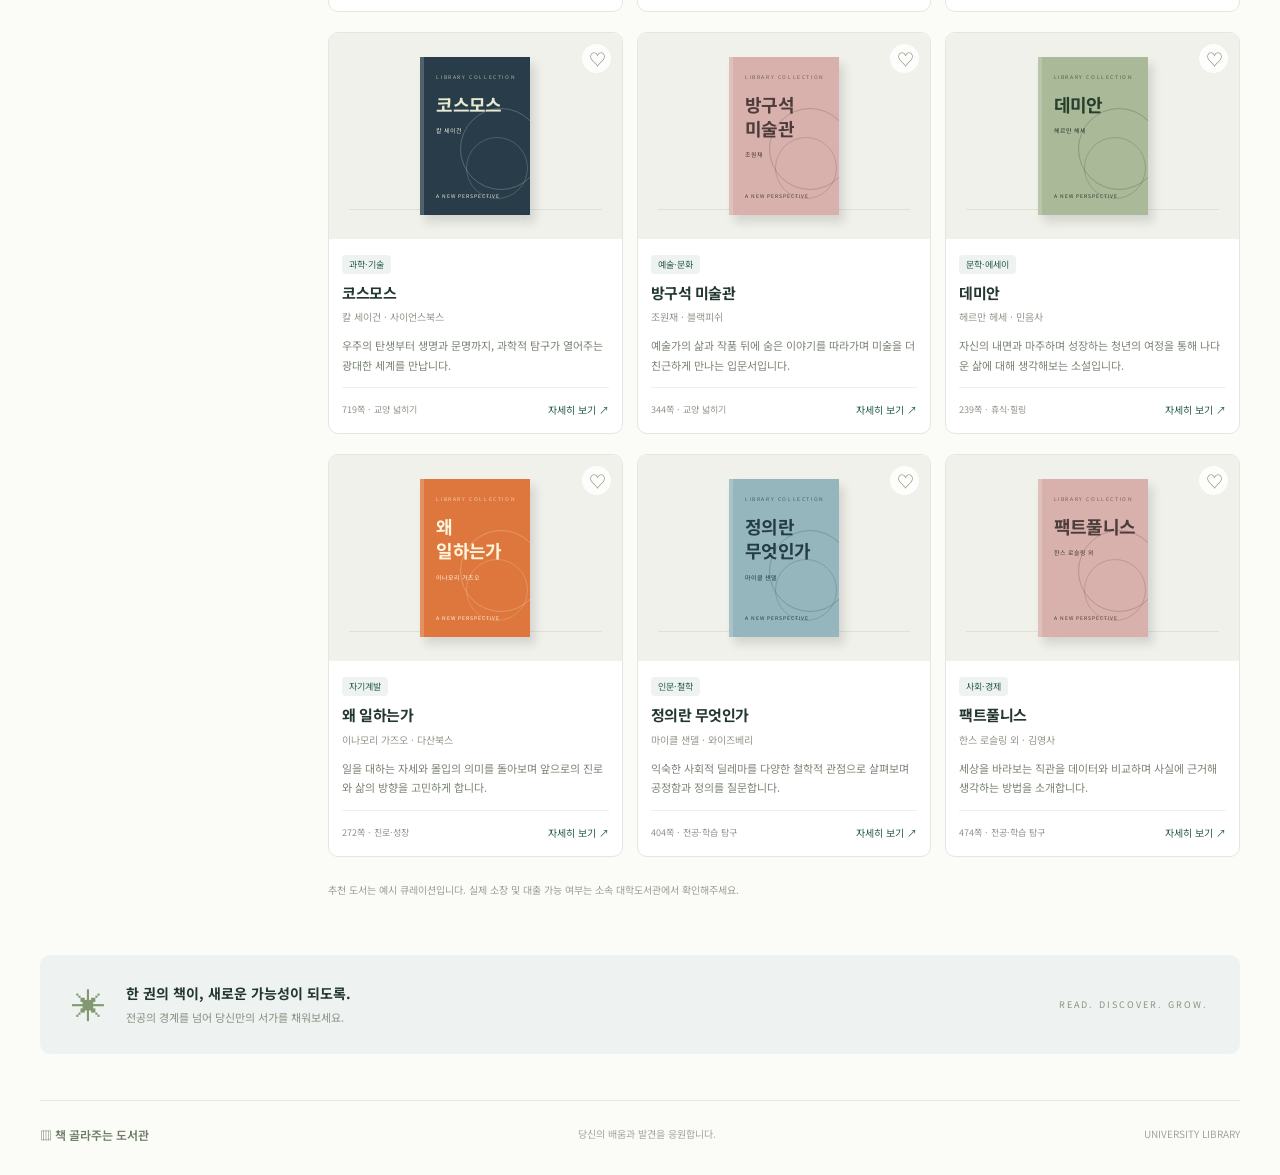
<file: 도서추천기/02_도서추천기_관리자추가/index.html>
<!doctype html>
<html lang="ko">
<head>
  <meta charset="UTF-8"><meta name="viewport" content="width=device-width, initial-scale=1.0">
  <title>책 골라주는 도서관</title>
  <link rel="stylesheet" href="style.css"><link rel="stylesheet" href="enhancements.css"><script src="theme.js"></script>
</head>
<body>
  <header class="header"><a class="brand" href="index.html"><span class="brand-icon">▥</span><span>책 골라주는 도서관<small>YOUR NEXT CHAPTER</small></span></a><nav><a class="active" href="index.html">도서 추천</a><button class="nav-button" id="saved-toggle">내 책장 <span id="saved-count">0</span></button><a href="admin.html">관리자 <span aria-hidden="true">↗</span></a></nav></header>
  <main>
    <section class="hero"><div class="hero-copy"><p class="eyebrow"><span></span> 대학 생활의 모든 순간, 책과 함께</p><h1>지금의 나에게,<br>딱 맞는 <em>다음 한 권.</em></h1><p class="hero-description">새로운 관심이 생겼을 때도, 잠시 쉬어가고 싶을 때도.<br>당신의 관심과 목적에 어울리는 책을 찾아드려요.</p><a class="text-link" href="#finder">나에게 맞는 책 찾기 <span>↗</span></a><div class="hero-note"><span>✦</span> 취향을 발견하는 작은 시작</div></div><div class="hero-art" aria-hidden="true"><div class="orbit orbit-one"></div><div class="orbit orbit-two"></div><div class="spark spark-one">✳</div><div class="spark spark-two">✧</div><div class="art-label">A BOOK.<br>A NEW PERSPECTIVE.</div><div class="mascot-frame"><img src="학교_마스코트_이미지.png" alt="" class="school-mascot" decoding="async"></div><div class="art-caption">어떤 이야기를 만나고 싶나요? <span>↗</span></div></div></section>
    <section class="workspace" id="finder"><aside class="filter-panel"><div class="section-kicker">FIND YOUR BOOK</div><h2>어떤 책을 찾으세요?</h2><p class="muted">지금 마음이 가는 것을 골라주세요.</p><form id="recommend-form"><fieldset><legend><span>01</span> 관심 분야 <small>여러 개 선택 가능</small></legend><div class="chips" id="category-options"></div></fieldset><fieldset><legend><span>02</span> 독서 목적</legend><div class="purpose-options" id="purpose-options"></div></fieldset><fieldset><legend><span>03</span> 원하는 독서량</legend><select id="length"><option value="all">분량은 상관없어요</option><option value="short">가볍게 읽기 · 250쪽 이하</option><option value="medium">적당히 몰입하기 · 251~400쪽</option><option value="long">깊이 읽기 · 401쪽 이상</option></select></fieldset><button class="primary full" type="submit">나에게 맞는 책 추천받기 <span>→</span></button><button type="button" class="reset" id="reset-filters">↻ 선택 초기화</button></form></aside>
    <section class="results"><div class="results-heading"><div><div class="section-kicker" id="results-kicker">CURATED FOR YOU</div><h2 id="results-title">새로운 발견을 위한 책</h2><p class="muted" id="results-description">다양한 분야의 책에서 나만의 취향을 발견해보세요.</p></div><span class="count-label" id="result-count"></span></div><div class="results-toolbar"><span id="selection-summary">✦ 사서의 큐레이션</span><label>정렬 <select id="sort"><option value="recommended">추천순</option><option value="title">제목순</option><option value="pages">쪽수 적은순</option></select></label></div><div class="book-grid" id="book-grid"></div><div class="empty hidden" id="empty"><span>⌕</span><h3>아직 만날 책이 없어요</h3><p>조건을 조금 넓히면 새로운 책을 만날 수 있어요.</p></div><p class="catalog-note">추천 도서는 예시 큐레이션입니다. 실제 소장 및 대출 가능 여부는 소속 대학도서관에서 확인해주세요.</p></section></section>
    <section class="bottom-note"><span>✳</span><div><h3>한 권의 책이, 새로운 가능성이 되도록.</h3><p>전공의 경계를 넘어 당신만의 서가를 채워보세요.</p></div><span class="bottom-word">READ. DISCOVER. GROW.</span></section>
  </main><footer><span class="footer-brand">▥ 책 골라주는 도서관</span><span>당신의 배움과 발견을 응원합니다.</span><span>UNIVERSITY LIBRARY</span></footer>
  <dialog id="book-dialog"><button class="dialog-close" aria-label="닫기">×</button><div id="dialog-content"></div></dialog><div id="toast" role="status"></div><script src="app.js"></script>
</body></html>
</file>
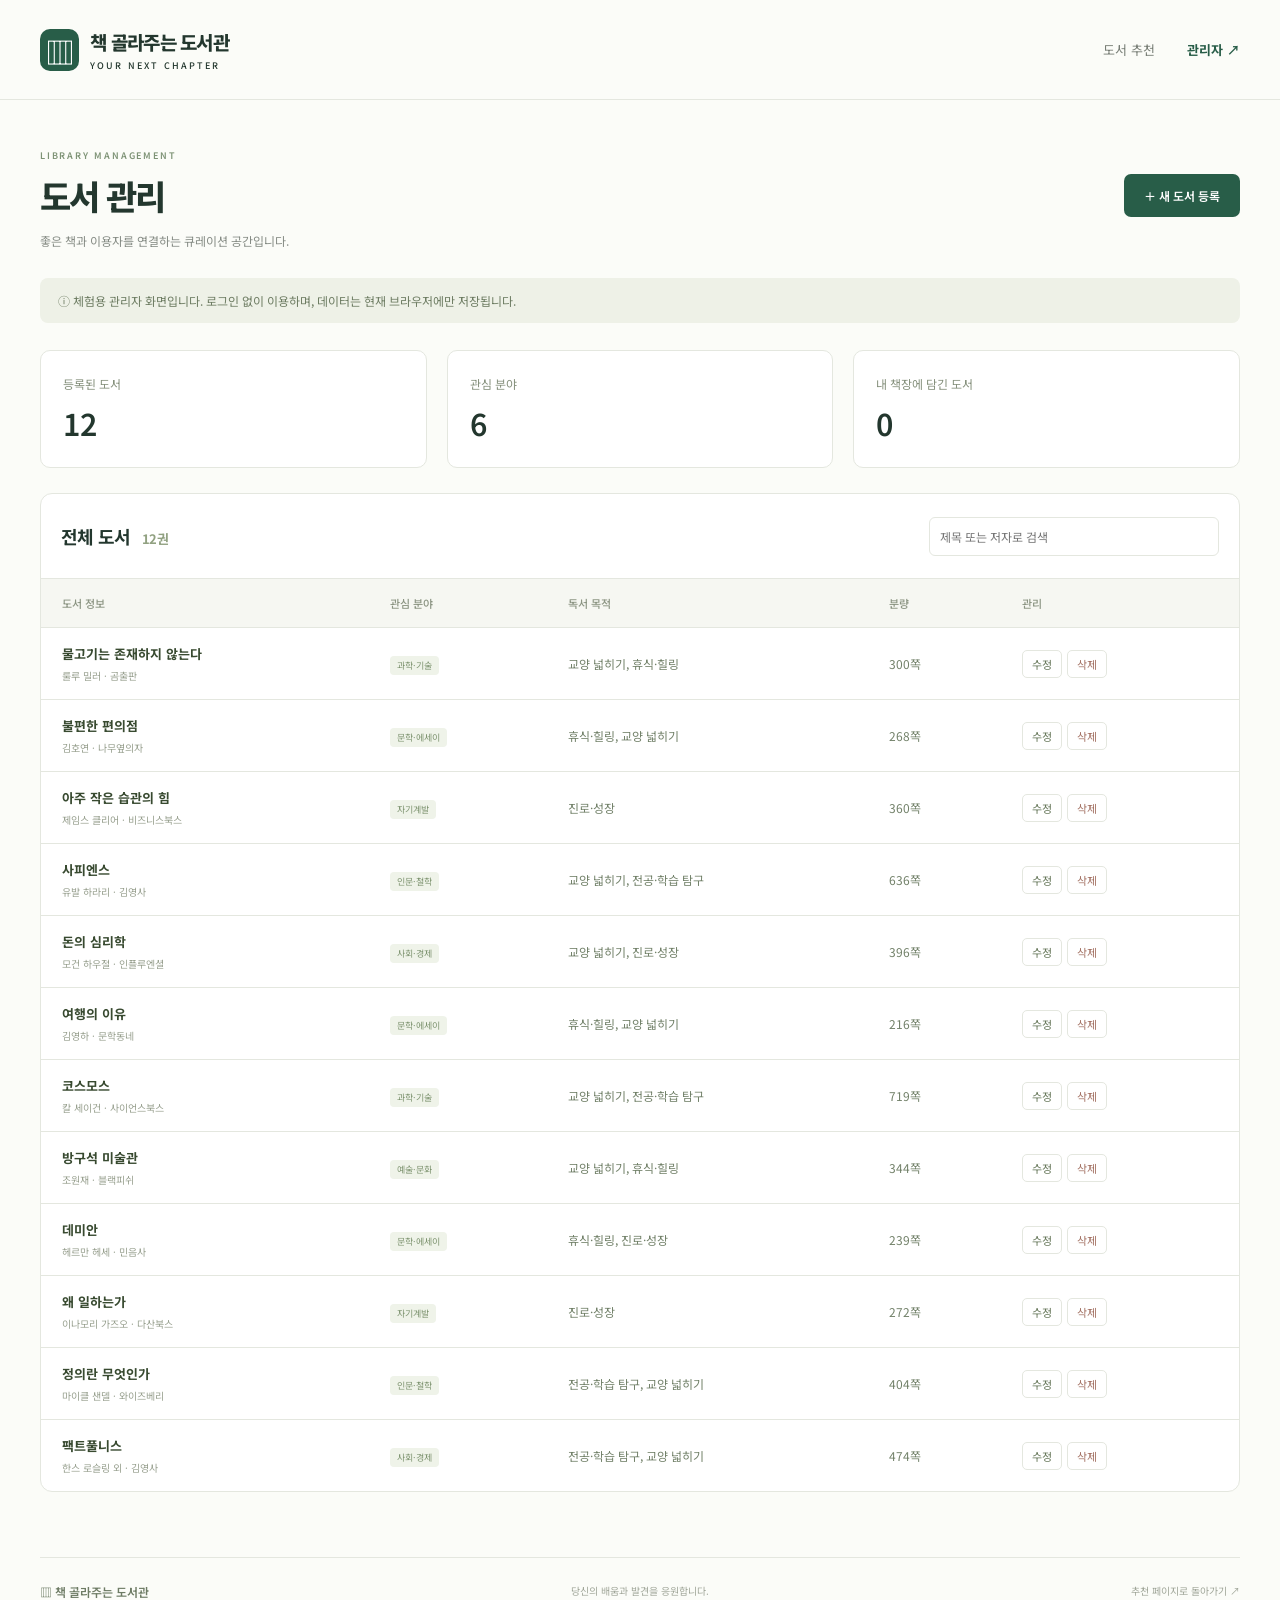
<file: 도서추천기/01_도서추천기_기본/admin.html>
<!doctype html>
<html lang="ko"><head><meta charset="UTF-8"><meta name="viewport" content="width=device-width, initial-scale=1.0"><title>도서 관리 · 책 골라주는 도서관</title><link rel="stylesheet" href="style.css"></head><body>
<header class="header"><a class="brand" href="index.html"><span class="brand-icon">▥</span><span>책 골라주는 도서관<small>YOUR NEXT CHAPTER</small></span></a><nav><a href="index.html">도서 추천</a><a class="active" href="admin.html">관리자 ↗</a></nav></header>
<main class="admin-main"><div class="admin-heading"><div><p class="section-kicker">LIBRARY MANAGEMENT</p><h1>도서 관리</h1><p class="muted">좋은 책과 이용자를 연결하는 큐레이션 공간입니다.</p></div><button class="primary" id="add-book">＋ 새 도서 등록</button></div><div class="admin-notice">ⓘ 체험용 관리자 화면입니다. 로그인 없이 이용하며, 데이터는 현재 브라우저에만 저장됩니다.</div><div class="stats"><div><span>등록된 도서</span><strong id="stat-books">0</strong></div><div><span>관심 분야</span><strong id="stat-categories">0</strong></div><div><span>내 책장에 담긴 도서</span><strong id="stat-saved">0</strong></div></div><section class="admin-table-section"><div class="admin-toolbar"><h2>전체 도서 <span id="admin-count"></span></h2><input type="search" id="admin-search" placeholder="제목 또는 저자로 검색" aria-label="제목 또는 저자로 검색"></div><div class="table-scroll"><table><thead><tr><th>도서 정보</th><th>관심 분야</th><th>독서 목적</th><th>분량</th><th>관리</th></tr></thead><tbody id="admin-books"></tbody></table></div><p class="empty hidden" id="admin-empty">검색 결과가 없습니다.</p></section></main>
<footer><span class="footer-brand">▥ 책 골라주는 도서관</span><span>당신의 배움과 발견을 응원합니다.</span><a href="index.html">추천 페이지로 돌아가기 ↗</a></footer>
<dialog id="edit-dialog"><button class="dialog-close" aria-label="닫기">×</button><p class="section-kicker">BOOK EDITOR</p><h2 id="edit-title">새 도서 등록</h2><form id="book-form"><input type="hidden" name="id"><div class="form-two"><label>도서명 <input name="title" required maxlength="80"></label><label>저자 <input name="author" required maxlength="60"></label></div><div class="form-two"><label>출판사 <input name="publisher" required maxlength="60"></label><label>쪽수 <input name="pages" type="number" min="1" max="10000" required></label></div><div class="form-two"><label>관심 분야 <select name="category" id="edit-category"></select></label><label>표지 색상 <select name="color"><option value="sage">세이지 그린</option><option value="orange">오렌지</option><option value="cream">크림</option><option value="navy">네이비</option><option value="pink">핑크</option><option value="blue">블루</option></select></label></div><fieldset class="edit-purposes"><legend>독서 목적 <small>1개 이상 선택</small></legend><div id="edit-purposes"></div></fieldset><label>도서 소개 <textarea name="description" rows="3" maxlength="600" required></textarea></label><div class="form-actions"><button type="button" class="secondary" id="cancel-edit">취소</button><button class="primary" type="submit">저장하기</button></div><p id="form-error" role="alert"></p></form></dialog><div id="toast" role="status"></div><script src="app.js"></script></body></html>
</file>
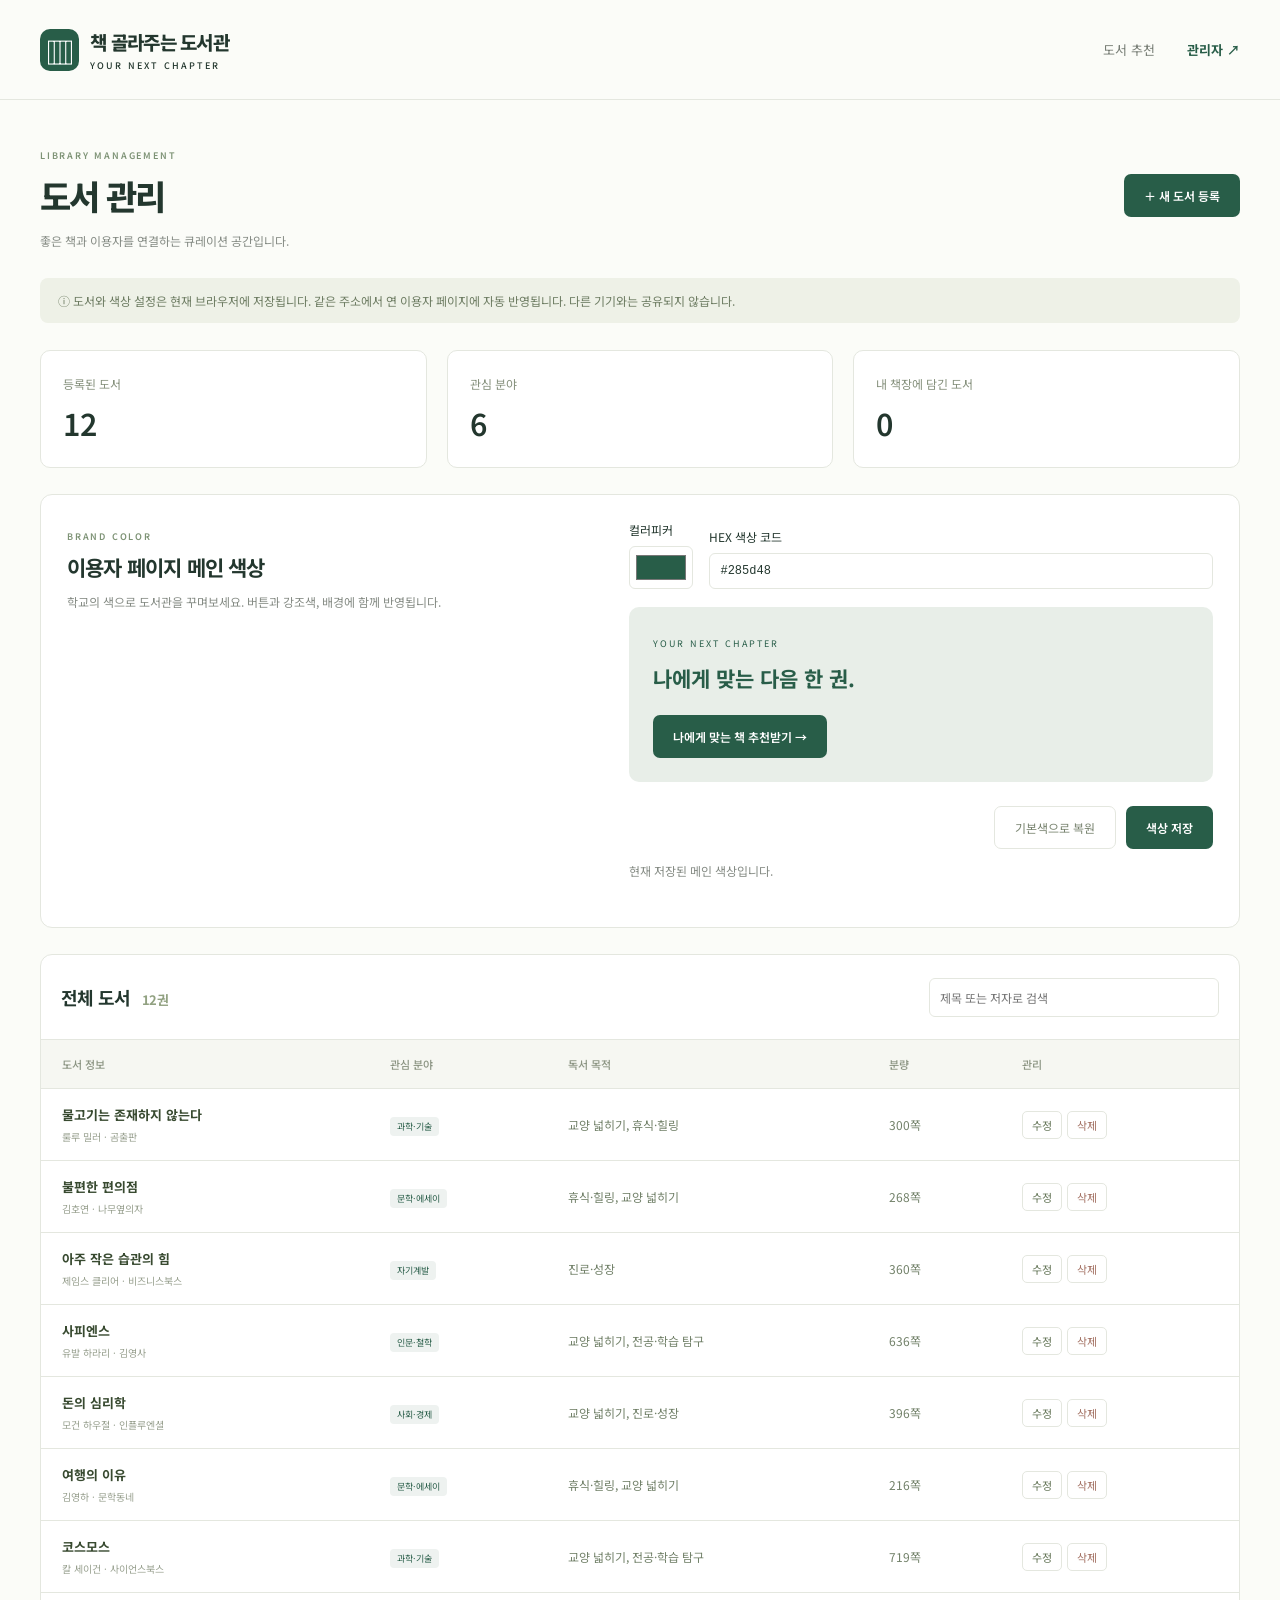
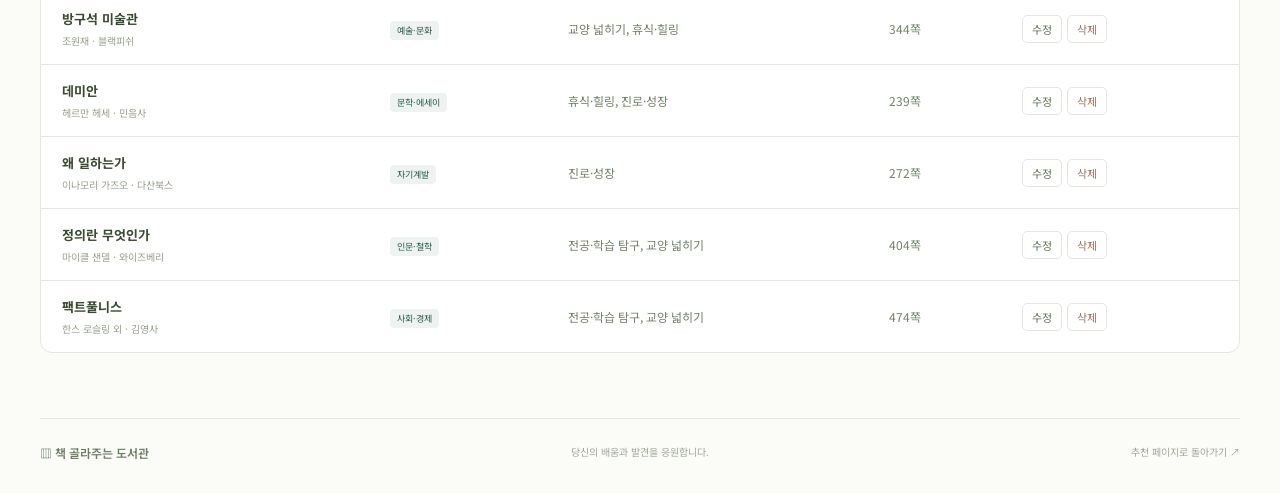
<file: 도서추천기/02_도서추천기_관리자추가/admin.html>
<!doctype html>
<html lang="ko"><head><meta charset="UTF-8"><meta name="viewport" content="width=device-width, initial-scale=1.0"><title>도서 관리 · 책 골라주는 도서관</title><link rel="stylesheet" href="style.css"><link rel="stylesheet" href="enhancements.css"><script src="theme.js"></script></head><body>
<header class="header"><a class="brand" href="index.html"><span class="brand-icon">▥</span><span>책 골라주는 도서관<small>YOUR NEXT CHAPTER</small></span></a><nav><a href="index.html">도서 추천</a><a class="active" href="admin.html">관리자 ↗</a></nav></header>
<main class="admin-main"><div class="admin-heading"><div><p class="section-kicker">LIBRARY MANAGEMENT</p><h1>도서 관리</h1><p class="muted">좋은 책과 이용자를 연결하는 큐레이션 공간입니다.</p></div><button class="primary" id="add-book">＋ 새 도서 등록</button></div><div class="admin-notice">ⓘ 도서와 색상 설정은 현재 브라우저에 저장됩니다. 같은 주소에서 연 이용자 페이지에 자동 반영됩니다. 다른 기기와는 공유되지 않습니다.</div><div class="stats"><div><span>등록된 도서</span><strong id="stat-books">0</strong></div><div><span>관심 분야</span><strong id="stat-categories">0</strong></div><div><span>내 책장에 담긴 도서</span><strong id="stat-saved">0</strong></div></div><section class="theme-settings" aria-labelledby="theme-heading"><div><p class="section-kicker">BRAND COLOR</p><h2 id="theme-heading">이용자 페이지 메인 색상</h2><p class="muted">학교의 색으로 도서관을 꾸며보세요. 버튼과 강조색, 배경에 함께 반영됩니다.</p></div><form id="theme-form"><div class="theme-controls"><label>컬러피커<input type="color" id="theme-picker" value="#285d48"></label><label>HEX 색상 코드<input type="text" id="theme-hex" value="#285d48" maxlength="7" spellcheck="false" required aria-describedby="theme-status"></label></div><div id="theme-preview" class="theme-preview"><span>YOUR NEXT CHAPTER</span><h3>나에게 맞는 다음 한 권.</h3><span class="primary">나에게 맞는 책 추천받기 →</span></div><div class="form-actions"><button type="button" class="secondary" id="theme-reset">기본색으로 복원</button><button type="submit" class="primary">색상 저장</button></div><p id="theme-status" role="status"></p></form></section><section class="admin-table-section"><div class="admin-toolbar"><h2>전체 도서 <span id="admin-count"></span></h2><input type="search" id="admin-search" placeholder="제목 또는 저자로 검색" aria-label="제목 또는 저자로 검색"></div><div class="table-scroll"><table><thead><tr><th>도서 정보</th><th>관심 분야</th><th>독서 목적</th><th>분량</th><th>관리</th></tr></thead><tbody id="admin-books"></tbody></table></div><p class="empty hidden" id="admin-empty">검색 결과가 없습니다.</p></section></main>
<footer><span class="footer-brand">▥ 책 골라주는 도서관</span><span>당신의 배움과 발견을 응원합니다.</span><a href="index.html">추천 페이지로 돌아가기 ↗</a></footer>
<dialog id="edit-dialog"><button class="dialog-close" aria-label="닫기">×</button><p class="section-kicker">BOOK EDITOR</p><h2 id="edit-title">새 도서 등록</h2><form id="book-form"><input type="hidden" name="id"><div class="form-two"><label>도서명 <input name="title" required maxlength="80"></label><label>저자 <input name="author" required maxlength="60"></label></div><div class="form-two"><label>출판사 <input name="publisher" required maxlength="60"></label><label>쪽수 <input name="pages" type="number" min="1" max="10000" step="1" required></label></div><div class="form-two"><label>관심 분야 <select name="category" id="edit-category"></select></label><label>표지 색상 <select name="color"><option value="sage">세이지 그린</option><option value="orange">오렌지</option><option value="cream">크림</option><option value="navy">네이비</option><option value="pink">핑크</option><option value="blue">블루</option></select></label></div><fieldset class="edit-purposes"><legend>독서 목적 <small>1개 이상 선택</small></legend><div id="edit-purposes"></div></fieldset><label>도서 소개 <textarea name="description" rows="3" maxlength="600" required></textarea></label><div class="form-actions"><button type="button" class="secondary" id="cancel-edit">취소</button><button class="primary" type="submit">저장하기</button></div><p id="form-error" role="alert"></p></form></dialog><div id="toast" role="status"></div><script src="app.js"></script></body></html>
</file>
<file: 서비스추천기/style.css>
@import url('https://fonts.googleapis.com/css2?family=Noto+Sans+KR:wght@400;500;600;700;800&display=swap');
.verified-notice{font-size:12px;line-height:1.8;color:#61735d;background:#edf3e8;border-radius:9px;padding:14px 18px;margin:0 0 18px}.official-sources{border-top:1px solid #e0e5dc;margin-top:22px}.official-sources a{display:flex;align-items:center;justify-content:space-between;gap:12px;background:#edf3e8;border-radius:8px;margin-top:9px;padding:13px 15px;color:#225c47;font-size:13px;font-weight:600}.official-sources a:hover{background:#ddebd7}.source-date{font-size:11px!important}.sr-only{position:absolute;width:1px;height:1px;padding:0;margin:-1px;overflow:hidden;clip:rect(0,0,0,0);white-space:nowrap;border:0}.contact a{text-decoration:underline;text-underline-offset:3px}
:root{font-family:'Noto Sans KR',sans-serif;color:#24382f;background:#fafbf8;font-synthesis:none;--green:#225c47;--muted:#7b827b}*{box-sizing:border-box}body{margin:0}button,a{-webkit-tap-highlight-color:transparent}button{font:inherit;cursor:pointer}a{color:inherit;text-decoration:none}button:focus-visible,a:focus-visible{outline:3px solid #d39b42;outline-offset:5px}svg{width:24px;height:24px;fill:none;stroke:currentColor;stroke-width:1.7;stroke-linecap:round;stroke-linejoin:round}.header{height:90px;border-bottom:1px solid #e9ece5;display:flex;align-items:center;justify-content:space-between;padding:0 max(calc((100vw - 1120px)/2),32px);background:#fff}.brand{display:flex;align-items:center;gap:12px;font-weight:800;font-size:18px;white-space:nowrap}.brand-icon{color:var(--green);display:flex}.brand-icon svg{width:29px;height:29px}.brand-divider{height:17px;width:1px;background:#dce1da;margin:0 5px}.brand-sub,.help{font-size:13px;color:#727b73;font-weight:400}.help span{margin-left:12px}main{max-width:1120px;margin:auto;padding:0 0 50px}.hero{display:flex;justify-content:space-between;align-items:center;min-height:378px;padding:47px 35px 43px 8px}.eyebrow{font-size:12px;font-weight:600;letter-spacing:.04em;color:var(--green);display:flex;align-items:center;gap:8px}.eyebrow i{width:6px;height:6px;border-radius:50%;background:#518167}h1{font-size:43px;line-height:1.38;letter-spacing:-1.9px;margin:17px 0 16px;font-weight:800}.hero-copy>p{font-size:15px;line-height:1.85;color:#737c73;margin:0}.hero-note{display:flex;align-items:center;gap:7px;font-size:12px;color:#7b847a;margin-top:23px}.hero-note svg{width:15px;height:15px}.hero-note span{display:flex}.hero-note b{font-weight:400;margin:0 4px}.illustration{position:relative;width:370px;height:270px}.orbit{position:absolute;border-radius:50%;background:#eaf0e3;inset:10px 32px 0}.orbit-two{inset:34px 8px 10px 74px;background:none;border:1px solid #dde6d5;transform:rotate(-20deg)}.book-stack{position:absolute;left:85px;bottom:34px;width:210px;height:175px}.standing-book{position:absolute;bottom:47px;border-radius:5px 5px 1px 1px;box-shadow:inset 5px 0 #ffffff20}.b-one{left:5px;width:33px;height:107px;background:#769681;transform:rotate(-13deg)}.b-one:after,.b-two:after{content:'';position:absolute;left:7px;right:7px;top:13px;height:3px;border-top:2px solid #ffffff70;border-bottom:2px solid #ffffff70;padding:2px}.b-two{left:48px;width:35px;height:137px;background:#e3b668;transform:rotate(-5deg)}.b-three{left:87px;width:58px;height:156px;background:#2f614e;transform:rotate(8deg)}.b-three span{position:absolute;color:#d7e3d3;font-size:9px;letter-spacing:3px;transform:rotate(90deg);top:69px;left:-3px}.flat-book{position:absolute;bottom:0;height:24px;border:5px solid #90a38e;background:#f5f3e8;border-radius:4px 8px 8px 4px;width:207px;box-shadow:0 8px 10px #26442d0a}.flat-one{bottom:24px;left:-10px;border-color:#dcb779;width:192px}.flat-two{border-left-width:14px}.plant{position:absolute;right:0;bottom:48px;height:90px;width:40px;border-left:2px solid #6d8961}.plant i{position:absolute;left:-1px;top:1px;background:#78976a;width:27px;height:14px;border-radius:0 90% 0 90%;transform:rotate(-40deg)}.plant i:nth-child(2){left:-25px;top:20px;transform:rotate(10deg)}.plant i:nth-child(3){top:37px}.plant span{position:absolute;bottom:0;left:-15px;width:31px;height:33px;background:#d9cbb0;clip-path:polygon(0 0,100% 0,85% 100%,15% 100%)}.float-label{position:absolute;background:#fff;border:1px solid #e6eade;border-radius:10px;padding:12px 15px;box-shadow:0 6px 20px #344c2610;display:flex;align-items:center;gap:8px;font-size:11px;color:#52684f;transform:rotate(-5deg)}.float-label svg{width:17px;height:17px}.label-top{right:-5px;top:26px}.label-bottom{left:-10px;bottom:24px;transform:rotate(3deg)}.spark{position:absolute;color:#a0ad82;font-size:29px}.spark-one{left:36px;top:31px}.spark-two{right:25px;bottom:42px;font-size:22px}.finder{background:white;padding:32px;border:1px solid #e0e5dc;border-radius:18px;box-shadow:0 5px 18px #273f2603}.section-heading{display:flex;justify-content:space-between;align-items:center;margin-bottom:25px;gap:16px}.step{font-size:10px;letter-spacing:1.5px;color:#5c8068;font-weight:700}h2{font-size:23px;letter-spacing:-.8px;margin:8px 0} .section-heading p{font-size:13px;color:var(--muted);margin:0}.multi-badge{background:#f4f6f0;padding:7px 11px;border-radius:6px;color:#7d8579;font-size:11px;white-space:nowrap}.situation-grid{display:grid;grid-template-columns:repeat(3,1fr);gap:12px}.situation{position:relative;text-align:left;border:1px solid #e3e7e0;background:white;border-radius:11px;padding:20px;min-height:137px;color:inherit;transition:background .15s,border-color .15s,transform .15s}.situation:hover{border-color:#8aa894;transform:translateY(-2px)}.situation[aria-pressed=true]{background:#f0f6ef;border-color:#3d7559;box-shadow:inset 0 0 0 1px #3d7559}.tile-icon{display:flex;align-items:center;justify-content:center;background:#f2f5ef;border-radius:9px;width:37px;height:37px;color:#5b7b60;margin-bottom:12px}.tile-icon svg{width:21px;height:21px}.situation:nth-child(2) .tile-icon,.situation:nth-child(6) .tile-icon{background:#f9f2e6;color:#b08b48}.situation:nth-child(3) .tile-icon{background:#eef2f7;color:#6d86a2}.situation:nth-child(5) .tile-icon{background:#f3eff6;color:#9982a4}.tile-check{position:absolute;right:17px;top:19px;width:18px;height:18px;border-radius:50%;border:1px solid #dfe4dc;display:flex;align-items:center;justify-content:center}.tile-check svg{width:12px;height:12px;opacity:0}.situation[aria-pressed=true] .tile-check{background:var(--green);border-color:var(--green);color:white}.situation[aria-pressed=true] .tile-check svg{opacity:1}.situation strong{display:block;font-size:15px;letter-spacing:-.5px;margin-bottom:5px}.situation small{font-size:11px;color:#81877f}.selection-bar{border-top:1px solid #edf0e9;margin-top:25px;padding-top:23px;display:flex;justify-content:space-between;align-items:center;gap:16px}.selection-bar p{font-size:12px;color:#81877c;margin:0}.primary{background:var(--green);border:0;border-radius:8px;padding:14px 23px;color:white;font-size:13px;font-weight:600}.primary span{margin-left:24px;font-size:18px}.primary:hover{background:#174632}.primary:disabled{background:#dce4db;color:#788a7a;cursor:not-allowed}.how{display:grid;grid-template-columns:1.35fr 1fr 1.2fr 1.1fr;gap:20px;padding:38px 8px}.how-title>span{display:none}.how h2{font-size:16px;margin:2px 0 7px}.how p{font-size:11px;color:#898d84;margin:0;line-height:1.7}.how-item{border-left:1px solid #e1e6da;padding-left:23px}.how-item>span{font-size:11px;color:#8c9b7f;font-weight:700}.how h3{font-size:13px;margin:6px 0}.contact{display:flex;align-items:center;gap:17px;background:#eef2e8;border-radius:12px;padding:24px 27px}.contact-icon{display:flex;color:#75866a}.contact h3{font-size:13px;margin:0 0 6px}.contact p{font-size:11px;color:#7e8877;margin:0;line-height:1.7}.contact-decoration{margin-left:auto;color:#8f9f80;font-size:24px}footer{max-width:1120px;margin:auto;border-top:1px solid #e4e8df;padding:25px 0 30px;display:flex;gap:18px;font-size:10px;color:#969b91}.footer-brand{color:#727e6e;font-weight:700}footer span:last-child{margin-left:auto}.results{padding:38px 0 0;scroll-margin-top:25px}.result-grid{display:grid;grid-template-columns:repeat(3,1fr);gap:15px}.result-card{background:#fff;border:1px solid #e0e5dc;border-radius:12px;padding:23px;display:flex;flex-direction:column}.result-card h3{font-size:17px;margin:14px 0 9px}.result-card p{font-size:12px;color:#778074;line-height:1.85;margin:0 0 17px}.match{color:#53744d;font-size:10px;font-weight:600}.result-card button{margin-top:auto;text-align:left;background:none;border:0;border-top:1px solid #edf0e9;padding:14px 0 0;font-size:12px;color:var(--green)}.text-button{border:0;background:none;color:#73816e;font-size:12px;padding:10px}.availability{font-size:11px;color:#858c7e;margin-top:18px}dialog{width:min(520px,calc(100% - 32px));border:1px solid #e1e6dc;border-radius:18px;padding:28px;color:#293d31;max-height:85vh}dialog::backdrop{background:#142b2266;backdrop-filter:blur(3px)}.dialog-top{display:flex;justify-content:space-between;align-items:center}.dialog-top button{border:0;background:#f1f4ed;border-radius:50%;width:32px;height:32px;font-size:23px;color:#5b715b}dialog h2{margin-top:22px}dialog h3{font-size:14px;margin-top:24px}dialog p,dialog li{font-size:13px;line-height:1.9;color:#72806d}dialog ol{padding-left:20px}.dialog-done{width:100%;margin-top:16px}.dialog-note{background:#f2f5ee;padding:13px;border-radius:8px}html{scroll-behavior:smooth}[hidden]{display:none!important}@media(min-width:1400px){main{padding-top:10px}.hero{min-height:400px}}@media(max-width:1180px){main{margin:0 28px}footer{margin:0 28px}.header{padding:0 28px}}@media(max-width:760px){.header{height:72px;padding:0 20px}.brand{font-size:15px;gap:8px}.brand-sub,.brand-divider{display:none}main{margin:0 18px}.hero{min-height:unset;padding:36px 4px}.hero h1{font-size:34px}.hero-copy>p{font-size:13px}.illustration{width:230px;transform:scale(.75);transform-origin:right center;margin-left:-85px;margin-right:-8px}.finder{padding:22px 18px}.situation-grid{grid-template-columns:repeat(2,1fr);gap:10px}.situation{padding:16px 13px;min-height:148px}.situation strong{font-size:13px}.situation small{font-size:10px;line-height:1.7;display:block}.tile-check{right:12px;top:15px}h2{font-size:20px}.section-heading p{font-size:12px}.multi-badge{display:none}.selection-bar{align-items:stretch;flex-direction:column}.primary{padding:14px 18px}.selection-bar p{text-align:center}.how{grid-template-columns:1fr 1fr;gap:25px 10px;padding:30px 4px}.how-item{padding-left:13px}.how-title h2{font-size:14px}.result-grid{grid-template-columns:1fr 1fr}.contact{padding:20px 17px;gap:12px}.contact-decoration{display:none}footer{margin:0 18px;flex-wrap:wrap;gap:10px}footer span:last-child{width:100%;margin:0}}@media(max-width:480px){.illustration{display:none}.hero{padding:32px 6px}.hero h1{font-size:35px}.hero-note{margin-top:17px}.result-grid{grid-template-columns:1fr}.section-heading{align-items:flex-start}.contact-icon{display:none}}@media(prefers-reduced-motion:reduce){html{scroll-behavior:auto}*{transition:none!important}}
</file>
<file: 도서추천기/01_도서추천기_기본/style.css>
@import url('https://fonts.googleapis.com/css2?family=Noto+Sans+KR:wght@400;500;600;700;800;900&display=swap');
:root{--green:#285d48;--ink:#23372e;--muted:#858b84;--line:#e4e7df;--bg:#fbfcf8}*{box-sizing:border-box}html{scroll-behavior:smooth}body{margin:0;background:var(--bg);font-family:'Noto Sans KR',sans-serif;color:var(--ink);font-size:14px}button,input,select,textarea{font:inherit}button,a,select{ -webkit-tap-highlight-color:transparent}button,a{touch-action:manipulation}button{cursor:pointer}a{color:inherit;text-decoration:none}button:focus-visible,a:focus-visible,input:focus-visible,select:focus-visible,textarea:focus-visible{outline:3px solid #bfad68;outline-offset:3px}.header{height:100px;max-width:1320px;margin:auto;padding:0 44px;display:flex;align-items:center;justify-content:space-between;border-bottom:1px solid var(--line)}.brand{display:flex;gap:11px;align-items:center;font-weight:800;font-size:19px;letter-spacing:-.7px}.brand-icon{background:var(--green);color:white;width:39px;height:42px;border-radius:10px;display:grid;place-items:center;font-size:30px;font-weight:400}.brand small{display:block;font-size:9px;letter-spacing:2px;margin-top:4px;font-weight:500}nav{display:flex;align-items:center;gap:32px;color:#777d75;font-size:13px}nav .active{color:var(--green);font-weight:700}.nav-button{border:0;background:none;color:inherit;padding:0}.nav-button span{font-size:11px;border-radius:50%;background:#e9eee5;padding:2px 6px;margin-left:3px}main{max-width:1232px;margin:auto}.hero{display:grid;grid-template-columns:1.1fr 1fr;min-height:440px;margin:32px 0 44px;background:#eef1e8;border-radius:18px;overflow:hidden}.hero-copy{padding:45px 48px}.eyebrow{font-size:11px;letter-spacing:.6px;color:#647963;display:flex;gap:8px;align-items:center}.eyebrow span{width:6px;height:6px;background:#6b8767;border-radius:50%}h1{font-size:44px;line-height:1.4;letter-spacing:-2px;margin:19px 0 16px;font-weight:800}h1 em{font-style:normal;color:#568060}.hero-description{line-height:1.9;color:#798175;font-size:13px}.text-link{display:inline-flex;gap:36px;font-size:13px;font-weight:700;border-bottom:1px solid #a9b9a2;padding:10px 0}.hero-note{font-size:10px;color:#8c9586;margin-top:26px;display:flex;gap:8px}.hero-note span{color:#768c60}.hero-art{position:relative;min-height:420px;overflow:hidden}.orbit{position:absolute;border:1px solid #d6decd;border-radius:50%;width:420px;height:420px;top:40px;left:25px}.orbit-two{width:330px;height:330px;top:84px;left:70px}.art-book{position:absolute;width:172px;height:243px;padding:23px;box-shadow:8px 17px 25px #324b3426;border-radius:2px 6px 6px 2px;border-left:5px solid #ffffff1f}.book-back{background:#e8b75f;transform:rotate(14deg);left:252px;top:91px;color:#485b3e;display:flex;flex-direction:column;gap:9px}.book-back span{font-size:10px;letter-spacing:2px}.book-back b{font-size:19px}.book-back i{font-size:10px;font-style:normal}.book-front{left:95px;top:105px;background:#315a47;color:#f5f1d9;transform:rotate(-12deg);height:252px;width:181px}.book-front>span{font-size:9px;letter-spacing:1px}.book-front b{display:block;font-size:24px;line-height:1.5;margin-top:18px;letter-spacing:-1px}.book-front small{position:absolute;bottom:16px;font-size:6px;letter-spacing:1.3px}.book-circle{width:62px;height:62px;border-radius:50%;background:#9daf7f;position:absolute;right:19px;bottom:25px;opacity:.85;clip-path:polygon(0 0,100% 0,100% 100%,50% 100%,50% 50%,0 50%)}.spark{position:absolute;color:#6b8658;font-size:46px}.spark-one{top:45px;left:65px}.spark-two{right:59px;bottom:73px;font-size:39px}.art-label{position:absolute;right:46px;top:35px;font-size:8px;letter-spacing:1.6px;line-height:1.7;color:#86917b}.art-caption{position:absolute;bottom:34px;left:139px;font-size:10px;color:#74816b;transform:rotate(-5deg)}.art-caption span{margin-left:24px}.workspace{display:grid;grid-template-columns:280px 1fr;gap:38px;scroll-margin-top:24px}.filter-panel{border:1px solid var(--line);background:white;border-radius:12px;padding:26px 22px;height:fit-content}.section-kicker{font-size:9px;letter-spacing:1.8px;color:#7e9376;font-weight:600}h2{font-size:21px;letter-spacing:-.8px;margin:9px 0}.filter-panel h2{font-size:20px}.muted{color:var(--muted);font-size:12px;line-height:1.8;margin:7px 0 0}fieldset{border:0;padding:0;margin:27px 0}legend{padding:0;margin-bottom:13px;font-size:12px;font-weight:700;width:100%}legend>span{color:#92a28a;font-size:10px;margin-right:8px}legend small{font-weight:400;font-size:9px;color:#9a9e95;float:right;padding-top:2px}.chips{display:flex;flex-wrap:wrap;gap:7px}.chips label{position:relative;cursor:pointer}.chips input{position:absolute;opacity:0;width:1px;height:1px}.chips label span{display:block;border:1px solid #e1e5dd;border-radius:6px;padding:8px 11px;font-size:11px;color:#7b8377}.chips input:checked+span{background:#eaf0e4;border-color:#8ca67d;color:var(--green);font-weight:600}.chips input:focus-visible+span{outline:3px solid #bfad68}.purpose-options{display:flex;flex-direction:column;gap:11px}.purpose-options label{display:flex;gap:8px;align-items:center;font-size:12px;color:#6b7569;cursor:pointer}input[type=radio],input[type=checkbox]{accent-color:var(--green)}select{border:1px solid var(--line);background:white;border-radius:6px;padding:10px;color:#5e6b5c;font-size:12px;max-width:100%}#length{width:100%;font-size:11px}.primary{border:0;border-radius:7px;background:var(--green);color:white;padding:13px 20px;font-size:12px;font-weight:600}.primary:hover{background:#1e4937}.full{width:100%;display:flex;justify-content:space-between}.reset{border:0;background:none;display:block;margin:13px auto 0;color:#8e9789;font-size:11px}.results-heading{display:flex;justify-content:space-between;align-items:center;padding-top:4px}.results-heading h2{font-size:24px;margin:7px 0}.count-label{border:1px solid var(--line);padding:5px 10px;border-radius:20px;color:#7c8a72;font-size:11px}.results-toolbar{display:flex;justify-content:space-between;align-items:center;border-bottom:1px solid var(--line);margin:20px 0 23px;padding-bottom:13px;font-size:11px;color:#7e8878}.results-toolbar>span{color:#6d8660}.results-toolbar label{display:flex;align-items:center;gap:10px}.results-toolbar select{border:0;padding:4px;background:transparent;font-size:11px}.book-grid{display:grid;grid-template-columns:repeat(3,minmax(0,1fr));gap:26px 20px}.book-card{min-width:0;background:white;border:1px solid var(--line);border-radius:10px;overflow:hidden;transition:transform .2s,box-shadow .2s}.book-card:hover{transform:translateY(-4px);box-shadow:0 8px 24px #273c2910}.cover-area{height:206px;display:flex;align-items:center;justify-content:center;background:#f1f1eb;position:relative}.cover-area:after{content:'';height:1px;background:#e0e0d6;position:absolute;bottom:29px;left:20px;right:20px}.book-cover{height:158px;width:110px;background:var(--cover);color:var(--cover-ink);box-shadow:5px 7px 9px #252d2924;position:relative;padding:16px 12px;z-index:1;border-left:4px solid #ffffff30;display:flex;flex-direction:column;overflow:hidden}.book-cover:before{content:'';position:absolute;bottom:25px;right:-12px;width:80px;height:80px;border:1px solid currentColor;border-radius:50%;opacity:.25}.book-cover:after{content:'';position:absolute;bottom:16px;right:2px;width:60px;height:60px;border:1px solid currentColor;border-radius:50%;opacity:.2}.cover-top{font-size:5px;letter-spacing:1.6px;opacity:.7;margin-bottom:12px}.cover-title{font-size:18px;line-height:1.35;font-weight:700;letter-spacing:-.7px;word-break:keep-all}.cover-author{font-size:6px;margin-top:10px}.cover-bottom{font-size:5px;letter-spacing:1px;margin-top:auto}.sage{--cover:#aab998;--cover-ink:#263e2d}.orange{--cover:#dd773e;--cover-ink:#fff5dd}.cream{--cover:#eee5cf;--cover-ink:#424b37}.navy{--cover:#293c49;--cover-ink:#e7e9d1}.pink{--cover:#d8b1ac;--cover-ink:#4d3c3b}.blue{--cover:#94b6bc;--cover-ink:#243c46}.bookmark{position:absolute;top:11px;right:11px;z-index:2;background:#ffffffda;border:1px solid #ffffff;border-radius:50%;height:29px;width:29px;display:grid;place-items:center;color:#87927f;font-size:17px}.bookmark.saved{color:var(--green);background:#e0ebd6}.card-body{padding:16px}.category-tag{font-size:9px;color:#7d936f;background:#eff3e9;padding:3px 7px;border-radius:4px}.book-title{font-size:15px;margin:10px 0 5px;letter-spacing:-.5px;line-height:1.5}.book-meta{font-size:10px;color:#92988d;line-height:1.6}.book-description{font-size:11px;line-height:1.8;color:#7c8576;display:-webkit-box;-webkit-line-clamp:2;-webkit-box-orient:vertical;overflow:hidden;min-height:40px;margin:11px 0}.card-bottom{border-top:1px solid #eef0e9;padding-top:11px;display:flex;justify-content:space-between;align-items:center;gap:5px}.card-bottom span{font-size:9px;color:#8e9589}.detail-button{border:0;background:none;color:var(--green);font-size:10px;padding:3px 0;white-space:nowrap}.catalog-note{font-size:10px;line-height:1.8;color:#9a9e92;margin-top:24px}.bottom-note{margin:46px 0;background:#f0f2eb;padding:25px 32px;border-radius:10px;display:flex;gap:20px;align-items:center}.bottom-note>span:first-child{font-size:34px;color:#829870}.bottom-note h3{font-size:14px;margin:0 0 6px}.bottom-note p{font-size:11px;color:#8a9282;margin:0}.bottom-word{margin-left:auto;font-size:9px;letter-spacing:2px;color:#89967c}footer{max-width:1232px;margin:0 auto;padding:25px 0 32px;border-top:1px solid var(--line);display:flex;justify-content:space-between;gap:16px;color:#a0a699;font-size:10px}.footer-brand{color:#6e7c65;font-size:12px;font-weight:600}dialog{border:1px solid var(--line);border-radius:16px;max-width:560px;width:calc(100% - 32px);padding:34px;color:var(--ink);max-height:90vh;overflow:auto}dialog::backdrop{background:#142a215e;backdrop-filter:blur(3px)}.dialog-close{position:absolute;right:14px;top:10px;background:none;border:0;font-size:26px;color:#75836d}.dialog-book{display:flex;gap:25px;align-items:center;margin:15px 0 23px}.dialog-book .book-cover{flex-shrink:0}.dialog-book h2{font-size:25px}.detail-description{line-height:1.9;color:#737e6b}.recommend-reason{padding:15px;background:#eef3e9;border-radius:8px;line-height:1.8;font-size:12px;margin:20px 0}.empty{text-align:center;padding:65px 20px;color:#8a9680}.empty>span{font-size:45px}.empty h3{color:#51664a}.hidden{display:none!important}#toast{position:fixed;bottom:25px;left:50%;transform:translate(-50%,20px);background:#254a39;color:white;padding:13px 22px;border-radius:9px;box-shadow:0 5px 20px #0002;opacity:0;pointer-events:none;transition:.2s;z-index:10;font-size:12px}#toast.visible{opacity:1;transform:translate(-50%,0)}.admin-main{min-height:75vh;padding:40px 0 65px}.admin-heading{display:flex;justify-content:space-between;align-items:center}.admin-heading h1{font-size:34px;margin:10px 0}.admin-notice{background:#eef1e7;padding:14px 18px;border-radius:8px;font-size:12px;color:#6d7c62;margin:27px 0}.stats{display:grid;grid-template-columns:repeat(3,1fr);gap:20px;margin:25px 0}.stats>div{border:1px solid var(--line);background:white;border-radius:10px;padding:22px}.stats span{color:#85907c;font-size:12px}.stats strong{display:block;font-size:30px;margin-top:8px;font-weight:600}.admin-table-section{border:1px solid var(--line);border-radius:12px;background:white;overflow:hidden}.admin-toolbar{padding:20px;display:flex;justify-content:space-between;align-items:center;gap:15px}.admin-toolbar h2{font-size:18px;white-space:nowrap}.admin-toolbar h2 span{color:#91a181;font-size:13px;margin-left:8px}input:not([type=checkbox]):not([type=radio]),textarea{width:100%;border:1px solid var(--line);border-radius:6px;padding:10px;background:#fff;color:var(--ink)}#admin-search{max-width:290px;font-size:12px}.table-scroll{overflow:auto}table{border-collapse:collapse;width:100%;text-align:left;white-space:nowrap}th{font-size:11px;color:#8b9482;background:#f6f7f2;font-weight:500}td,th{padding:16px 21px;border-top:1px solid var(--line)}td{font-size:12px;color:#728169}td strong{display:block;color:#384a30;font-size:13px}td small{display:block;color:#98a08f;margin-top:5px;font-size:10px}.table-button{border:1px solid var(--line);border-radius:5px;background:white;color:#637456;padding:5px 9px;font-size:11px;margin-right:5px}.table-button.delete{color:#a47264}.form-two{display:grid;grid-template-columns:1fr 1fr;gap:15px}#book-form label{font-size:12px;display:block;margin-top:15px}#book-form input,#book-form select,#book-form textarea{margin-top:7px;width:100%}#book-form input[type=checkbox]{width:auto;margin:0 5px 0 0}.edit-purposes{margin:20px 0 0}.edit-purposes legend{margin-bottom:0}.edit-purposes>div{display:flex;flex-wrap:wrap;gap:0 15px}.form-actions{display:flex;justify-content:flex-end;gap:10px;margin-top:24px}.secondary{border:1px solid var(--line);border-radius:7px;background:white;color:#78836f;padding:10px 20px;font-size:12px}#form-error{color:#b05843;font-size:12px}
@media(min-width:1500px){.hero{min-height:458px}.hero-copy{padding-top:51px}}@media(max-width:1300px){main,footer{margin-left:40px;margin-right:40px}.header{padding:0 40px}.hero-art{transform:scale(.95);transform-origin:center}.hero-copy{padding-left:38px}.workspace{gap:28px;grid-template-columns:260px 1fr}.book-grid{gap:20px 14px}.card-body{padding:13px}}@media(max-width:1000px){.hero{grid-template-columns:1fr 1fr}.hero-copy{padding:30px}h1{font-size:36px}.hero-art{transform:scale(.8);transform-origin:left center;overflow:visible}.book-grid{grid-template-columns:repeat(2,minmax(0,1fr))}.workspace{grid-template-columns:240px 1fr;gap:24px}.bottom-word{display:none}}@media(max-width:700px){main,footer{margin-left:20px;margin-right:20px}.header{height:82px;padding:0 20px}.brand{font-size:15px}.brand small{font-size:6px;letter-spacing:1.5px}.brand-icon{width:30px;height:34px;font-size:25px}nav{gap:14px;font-size:11px}nav>a.active{display:none}.nav-button{font-size:11px}.hero{margin:20px 0 28px;grid-template-columns:1fr;min-height:0}.hero-copy{padding:28px 26px}.hero h1{font-size:35px}.hero-art{display:none}.hero-note{margin-top:18px}.workspace{grid-template-columns:1fr;gap:28px}.filter-panel{padding:23px}.filter-panel fieldset{margin:21px 0}.purpose-options{flex-direction:row;flex-wrap:wrap;gap:12px 18px}.results-heading h2{font-size:21px}.book-grid{gap:16px 12px}.cover-area{height:187px}.book-title{font-size:14px}.card-body{padding:12px}.card-bottom{flex-wrap:wrap;gap:8px}.bottom-note{padding:22px 20px;margin:32px 0}.bottom-note h3{font-size:12px}.bottom-note p{font-size:10px}footer{flex-wrap:wrap;font-size:9px}footer>span:last-child{display:none}.admin-heading{align-items:flex-start;gap:14px}.admin-heading .primary{white-space:nowrap;margin-top:20px;padding:12px}.admin-heading h1{font-size:28px}.stats{gap:8px}.stats>div{padding:15px 11px}.stats span{font-size:10px}.stats strong{font-size:24px}.admin-toolbar{flex-wrap:wrap}#admin-search{max-width:none}.form-two{grid-template-columns:1fr;gap:0}dialog{padding:28px 22px}.dialog-book{gap:16px}.dialog-book h2{font-size:21px}.admin-main{padding-top:25px}.count-label{white-space:nowrap;font-size:10px}}
</file>
<file: 도서추천기/02_도서추천기_관리자추가/style.css>
@import url('https://fonts.googleapis.com/css2?family=Noto+Sans+KR:wght@400;500;600;700;800;900&display=swap');
:root{--green:#285d48;--ink:#23372e;--muted:#858b84;--line:#e4e7df;--bg:#fbfcf8}*{box-sizing:border-box}html{scroll-behavior:smooth}body{margin:0;background:var(--bg);font-family:'Noto Sans KR',sans-serif;color:var(--ink);font-size:14px}button,input,select,textarea{font:inherit}button,a,select{ -webkit-tap-highlight-color:transparent}button,a{touch-action:manipulation}button{cursor:pointer}a{color:inherit;text-decoration:none}button:focus-visible,a:focus-visible,input:focus-visible,select:focus-visible,textarea:focus-visible{outline:3px solid #bfad68;outline-offset:3px}.header{height:100px;max-width:1320px;margin:auto;padding:0 44px;display:flex;align-items:center;justify-content:space-between;border-bottom:1px solid var(--line)}.brand{display:flex;gap:11px;align-items:center;font-weight:800;font-size:19px;letter-spacing:-.7px}.brand-icon{background:var(--green);color:white;width:39px;height:42px;border-radius:10px;display:grid;place-items:center;font-size:30px;font-weight:400}.brand small{display:block;font-size:9px;letter-spacing:2px;margin-top:4px;font-weight:500}nav{display:flex;align-items:center;gap:32px;color:#777d75;font-size:13px}nav .active{color:var(--green);font-weight:700}.nav-button{border:0;background:none;color:inherit;padding:0}.nav-button span{font-size:11px;border-radius:50%;background:#e9eee5;padding:2px 6px;margin-left:3px}main{max-width:1232px;margin:auto}.hero{display:grid;grid-template-columns:1.1fr 1fr;min-height:440px;margin:32px 0 44px;background:#eef1e8;border-radius:18px;overflow:hidden}.hero-copy{padding:45px 48px}.eyebrow{font-size:11px;letter-spacing:.6px;color:#647963;display:flex;gap:8px;align-items:center}.eyebrow span{width:6px;height:6px;background:#6b8767;border-radius:50%}h1{font-size:44px;line-height:1.4;letter-spacing:-2px;margin:19px 0 16px;font-weight:800}h1 em{font-style:normal;color:#568060}.hero-description{line-height:1.9;color:#798175;font-size:13px}.text-link{display:inline-flex;gap:36px;font-size:13px;font-weight:700;border-bottom:1px solid #a9b9a2;padding:10px 0}.hero-note{font-size:10px;color:#8c9586;margin-top:26px;display:flex;gap:8px}.hero-note span{color:#768c60}.hero-art{position:relative;min-height:420px;overflow:hidden}.orbit{position:absolute;border:1px solid #d6decd;border-radius:50%;width:420px;height:420px;top:40px;left:25px}.orbit-two{width:330px;height:330px;top:84px;left:70px}.art-book{position:absolute;width:172px;height:243px;padding:23px;box-shadow:8px 17px 25px #324b3426;border-radius:2px 6px 6px 2px;border-left:5px solid #ffffff1f}.book-back{background:#e8b75f;transform:rotate(14deg);left:252px;top:91px;color:#485b3e;display:flex;flex-direction:column;gap:9px}.book-back span{font-size:10px;letter-spacing:2px}.book-back b{font-size:19px}.book-back i{font-size:10px;font-style:normal}.book-front{left:95px;top:105px;background:#315a47;color:#f5f1d9;transform:rotate(-12deg);height:252px;width:181px}.book-front>span{font-size:9px;letter-spacing:1px}.book-front b{display:block;font-size:24px;line-height:1.5;margin-top:18px;letter-spacing:-1px}.book-front small{position:absolute;bottom:16px;font-size:6px;letter-spacing:1.3px}.book-circle{width:62px;height:62px;border-radius:50%;background:#9daf7f;position:absolute;right:19px;bottom:25px;opacity:.85;clip-path:polygon(0 0,100% 0,100% 100%,50% 100%,50% 50%,0 50%)}.spark{position:absolute;color:#6b8658;font-size:46px}.spark-one{top:45px;left:65px}.spark-two{right:59px;bottom:73px;font-size:39px}.art-label{position:absolute;right:46px;top:35px;font-size:8px;letter-spacing:1.6px;line-height:1.7;color:#86917b}.art-caption{position:absolute;bottom:34px;left:139px;font-size:10px;color:#74816b;transform:rotate(-5deg)}.art-caption span{margin-left:24px}.workspace{display:grid;grid-template-columns:280px 1fr;gap:38px;scroll-margin-top:24px}.filter-panel{border:1px solid var(--line);background:white;border-radius:12px;padding:26px 22px;height:fit-content}.section-kicker{font-size:9px;letter-spacing:1.8px;color:#7e9376;font-weight:600}h2{font-size:21px;letter-spacing:-.8px;margin:9px 0}.filter-panel h2{font-size:20px}.muted{color:var(--muted);font-size:12px;line-height:1.8;margin:7px 0 0}fieldset{border:0;padding:0;margin:27px 0}legend{padding:0;margin-bottom:13px;font-size:12px;font-weight:700;width:100%}legend>span{color:#92a28a;font-size:10px;margin-right:8px}legend small{font-weight:400;font-size:9px;color:#9a9e95;float:right;padding-top:2px}.chips{display:flex;flex-wrap:wrap;gap:7px}.chips label{position:relative;cursor:pointer}.chips input{position:absolute;opacity:0;width:1px;height:1px}.chips label span{display:block;border:1px solid #e1e5dd;border-radius:6px;padding:8px 11px;font-size:11px;color:#7b8377}.chips input:checked+span{background:#eaf0e4;border-color:#8ca67d;color:var(--green);font-weight:600}.chips input:focus-visible+span{outline:3px solid #bfad68}.purpose-options{display:flex;flex-direction:column;gap:11px}.purpose-options label{display:flex;gap:8px;align-items:center;font-size:12px;color:#6b7569;cursor:pointer}input[type=radio],input[type=checkbox]{accent-color:var(--green)}select{border:1px solid var(--line);background:white;border-radius:6px;padding:10px;color:#5e6b5c;font-size:12px;max-width:100%}#length{width:100%;font-size:11px}.primary{border:0;border-radius:7px;background:var(--green);color:white;padding:13px 20px;font-size:12px;font-weight:600}.primary:hover{background:#1e4937}.full{width:100%;display:flex;justify-content:space-between}.reset{border:0;background:none;display:block;margin:13px auto 0;color:#8e9789;font-size:11px}.results-heading{display:flex;justify-content:space-between;align-items:center;padding-top:4px}.results-heading h2{font-size:24px;margin:7px 0}.count-label{border:1px solid var(--line);padding:5px 10px;border-radius:20px;color:#7c8a72;font-size:11px}.results-toolbar{display:flex;justify-content:space-between;align-items:center;border-bottom:1px solid var(--line);margin:20px 0 23px;padding-bottom:13px;font-size:11px;color:#7e8878}.results-toolbar>span{color:#6d8660}.results-toolbar label{display:flex;align-items:center;gap:10px}.results-toolbar select{border:0;padding:4px;background:transparent;font-size:11px}.book-grid{display:grid;grid-template-columns:repeat(3,minmax(0,1fr));gap:26px 20px}.book-card{min-width:0;background:white;border:1px solid var(--line);border-radius:10px;overflow:hidden;transition:transform .2s,box-shadow .2s}.book-card:hover{transform:translateY(-4px);box-shadow:0 8px 24px #273c2910}.cover-area{height:206px;display:flex;align-items:center;justify-content:center;background:#f1f1eb;position:relative}.cover-area:after{content:'';height:1px;background:#e0e0d6;position:absolute;bottom:29px;left:20px;right:20px}.book-cover{height:158px;width:110px;background:var(--cover);color:var(--cover-ink);box-shadow:5px 7px 9px #252d2924;position:relative;padding:16px 12px;z-index:1;border-left:4px solid #ffffff30;display:flex;flex-direction:column;overflow:hidden}.book-cover:before{content:'';position:absolute;bottom:25px;right:-12px;width:80px;height:80px;border:1px solid currentColor;border-radius:50%;opacity:.25}.book-cover:after{content:'';position:absolute;bottom:16px;right:2px;width:60px;height:60px;border:1px solid currentColor;border-radius:50%;opacity:.2}.cover-top{font-size:5px;letter-spacing:1.6px;opacity:.7;margin-bottom:12px}.cover-title{font-size:18px;line-height:1.35;font-weight:700;letter-spacing:-.7px;word-break:keep-all}.cover-author{font-size:6px;margin-top:10px}.cover-bottom{font-size:5px;letter-spacing:1px;margin-top:auto}.sage{--cover:#aab998;--cover-ink:#263e2d}.orange{--cover:#dd773e;--cover-ink:#fff5dd}.cream{--cover:#eee5cf;--cover-ink:#424b37}.navy{--cover:#293c49;--cover-ink:#e7e9d1}.pink{--cover:#d8b1ac;--cover-ink:#4d3c3b}.blue{--cover:#94b6bc;--cover-ink:#243c46}.bookmark{position:absolute;top:11px;right:11px;z-index:2;background:#ffffffda;border:1px solid #ffffff;border-radius:50%;height:29px;width:29px;display:grid;place-items:center;color:#87927f;font-size:17px}.bookmark.saved{color:var(--green);background:#e0ebd6}.card-body{padding:16px}.category-tag{font-size:9px;color:#7d936f;background:#eff3e9;padding:3px 7px;border-radius:4px}.book-title{font-size:15px;margin:10px 0 5px;letter-spacing:-.5px;line-height:1.5}.book-meta{font-size:10px;color:#92988d;line-height:1.6}.book-description{font-size:11px;line-height:1.8;color:#7c8576;display:-webkit-box;-webkit-line-clamp:2;-webkit-box-orient:vertical;overflow:hidden;min-height:40px;margin:11px 0}.card-bottom{border-top:1px solid #eef0e9;padding-top:11px;display:flex;justify-content:space-between;align-items:center;gap:5px}.card-bottom span{font-size:9px;color:#8e9589}.detail-button{border:0;background:none;color:var(--green);font-size:10px;padding:3px 0;white-space:nowrap}.catalog-note{font-size:10px;line-height:1.8;color:#9a9e92;margin-top:24px}.bottom-note{margin:46px 0;background:#f0f2eb;padding:25px 32px;border-radius:10px;display:flex;gap:20px;align-items:center}.bottom-note>span:first-child{font-size:34px;color:#829870}.bottom-note h3{font-size:14px;margin:0 0 6px}.bottom-note p{font-size:11px;color:#8a9282;margin:0}.bottom-word{margin-left:auto;font-size:9px;letter-spacing:2px;color:#89967c}footer{max-width:1232px;margin:0 auto;padding:25px 0 32px;border-top:1px solid var(--line);display:flex;justify-content:space-between;gap:16px;color:#a0a699;font-size:10px}.footer-brand{color:#6e7c65;font-size:12px;font-weight:600}dialog{border:1px solid var(--line);border-radius:16px;max-width:560px;width:calc(100% - 32px);padding:34px;color:var(--ink);max-height:90vh;overflow:auto}dialog::backdrop{background:#142a215e;backdrop-filter:blur(3px)}.dialog-close{position:absolute;right:14px;top:10px;background:none;border:0;font-size:26px;color:#75836d}.dialog-book{display:flex;gap:25px;align-items:center;margin:15px 0 23px}.dialog-book .book-cover{flex-shrink:0}.dialog-book h2{font-size:25px}.detail-description{line-height:1.9;color:#737e6b}.recommend-reason{padding:15px;background:#eef3e9;border-radius:8px;line-height:1.8;font-size:12px;margin:20px 0}.empty{text-align:center;padding:65px 20px;color:#8a9680}.empty>span{font-size:45px}.empty h3{color:#51664a}.hidden{display:none!important}#toast{position:fixed;bottom:25px;left:50%;transform:translate(-50%,20px);background:#254a39;color:white;padding:13px 22px;border-radius:9px;box-shadow:0 5px 20px #0002;opacity:0;pointer-events:none;transition:.2s;z-index:10;font-size:12px}#toast.visible{opacity:1;transform:translate(-50%,0)}.admin-main{min-height:75vh;padding:40px 0 65px}.admin-heading{display:flex;justify-content:space-between;align-items:center}.admin-heading h1{font-size:34px;margin:10px 0}.admin-notice{background:#eef1e7;padding:14px 18px;border-radius:8px;font-size:12px;color:#6d7c62;margin:27px 0}.stats{display:grid;grid-template-columns:repeat(3,1fr);gap:20px;margin:25px 0}.stats>div{border:1px solid var(--line);background:white;border-radius:10px;padding:22px}.stats span{color:#85907c;font-size:12px}.stats strong{display:block;font-size:30px;margin-top:8px;font-weight:600}.admin-table-section{border:1px solid var(--line);border-radius:12px;background:white;overflow:hidden}.admin-toolbar{padding:20px;display:flex;justify-content:space-between;align-items:center;gap:15px}.admin-toolbar h2{font-size:18px;white-space:nowrap}.admin-toolbar h2 span{color:#91a181;font-size:13px;margin-left:8px}input:not([type=checkbox]):not([type=radio]),textarea{width:100%;border:1px solid var(--line);border-radius:6px;padding:10px;background:#fff;color:var(--ink)}#admin-search{max-width:290px;font-size:12px}.table-scroll{overflow:auto}table{border-collapse:collapse;width:100%;text-align:left;white-space:nowrap}th{font-size:11px;color:#8b9482;background:#f6f7f2;font-weight:500}td,th{padding:16px 21px;border-top:1px solid var(--line)}td{font-size:12px;color:#728169}td strong{display:block;color:#384a30;font-size:13px}td small{display:block;color:#98a08f;margin-top:5px;font-size:10px}.table-button{border:1px solid var(--line);border-radius:5px;background:white;color:#637456;padding:5px 9px;font-size:11px;margin-right:5px}.table-button.delete{color:#a47264}.form-two{display:grid;grid-template-columns:1fr 1fr;gap:15px}#book-form label{font-size:12px;display:block;margin-top:15px}#book-form input,#book-form select,#book-form textarea{margin-top:7px;width:100%}#book-form input[type=checkbox]{width:auto;margin:0 5px 0 0}.edit-purposes{margin:20px 0 0}.edit-purposes legend{margin-bottom:0}.edit-purposes>div{display:flex;flex-wrap:wrap;gap:0 15px}.form-actions{display:flex;justify-content:flex-end;gap:10px;margin-top:24px}.secondary{border:1px solid var(--line);border-radius:7px;background:white;color:#78836f;padding:10px 20px;font-size:12px}#form-error{color:#b05843;font-size:12px}
@media(min-width:1500px){.hero{min-height:458px}.hero-copy{padding-top:51px}}@media(max-width:1300px){main,footer{margin-left:40px;margin-right:40px}.header{padding:0 40px}.hero-art{transform:scale(.95);transform-origin:center}.hero-copy{padding-left:38px}.workspace{gap:28px;grid-template-columns:260px 1fr}.book-grid{gap:20px 14px}.card-body{padding:13px}}@media(max-width:1000px){.hero{grid-template-columns:1fr 1fr}.hero-copy{padding:30px}h1{font-size:36px}.hero-art{transform:scale(.8);transform-origin:left center;overflow:visible}.book-grid{grid-template-columns:repeat(2,minmax(0,1fr))}.workspace{grid-template-columns:240px 1fr;gap:24px}.bottom-word{display:none}}@media(max-width:700px){main,footer{margin-left:20px;margin-right:20px}.header{height:82px;padding:0 20px}.brand{font-size:15px}.brand small{font-size:6px;letter-spacing:1.5px}.brand-icon{width:30px;height:34px;font-size:25px}nav{gap:14px;font-size:11px}nav>a.active{display:none}.nav-button{font-size:11px}.hero{margin:20px 0 28px;grid-template-columns:1fr;min-height:0}.hero-copy{padding:28px 26px}.hero h1{font-size:35px}.hero-art{display:none}.hero-note{margin-top:18px}.workspace{grid-template-columns:1fr;gap:28px}.filter-panel{padding:23px}.filter-panel fieldset{margin:21px 0}.purpose-options{flex-direction:row;flex-wrap:wrap;gap:12px 18px}.results-heading h2{font-size:21px}.book-grid{gap:16px 12px}.cover-area{height:187px}.book-title{font-size:14px}.card-body{padding:12px}.card-bottom{flex-wrap:wrap;gap:8px}.bottom-note{padding:22px 20px;margin:32px 0}.bottom-note h3{font-size:12px}.bottom-note p{font-size:10px}footer{flex-wrap:wrap;font-size:9px}footer>span:last-child{display:none}.admin-heading{align-items:flex-start;gap:14px}.admin-heading .primary{white-space:nowrap;margin-top:20px;padding:12px}.admin-heading h1{font-size:28px}.stats{gap:8px}.stats>div{padding:15px 11px}.stats span{font-size:10px}.stats strong{font-size:24px}.admin-toolbar{flex-wrap:wrap}#admin-search{max-width:none}.form-two{grid-template-columns:1fr;gap:0}dialog{padding:28px 22px}.dialog-book{gap:16px}.dialog-book h2{font-size:21px}.admin-main{padding-top:25px}.count-label{white-space:nowrap;font-size:10px}}
</file>
<file: 도서추천기/02_도서추천기_관리자추가/enhancements.css>
:root{--on-primary:#fff;--accent-text:#285d48}
.primary,.brand-icon{color:var(--on-primary)}
.primary:hover{background:var(--green);filter:brightness(.92)}
nav .active,.detail-button,.bookmark.saved,h1 em{color:var(--accent-text)}
.hero,.theme-preview{background:color-mix(in srgb,var(--green) 9%,#fbfcf8)}
.bottom-note,.recommend-reason,.category-tag,.chips input:checked+span{background:color-mix(in srgb,var(--green) 8%,white)}
.category-tag,.chips input:checked+span{color:var(--accent-text)}
.chips input:checked+span{border-color:var(--green)}
.theme-settings{padding:26px;border:1px solid var(--line);border-radius:12px;background:white;margin:26px 0;display:grid;grid-template-columns:1fr 1.1fr;gap:32px}
.theme-controls{display:flex;gap:16px;align-items:end}.theme-controls label{font-size:12px;display:grid;gap:8px}.theme-controls label:last-child{flex:1}
input#theme-picker{width:64px;height:43px;padding:4px;cursor:pointer}#theme-hex{font-family:monospace}
.theme-preview{margin-top:18px;padding:24px;border-radius:10px}.theme-preview>span:first-child{font-size:9px;letter-spacing:2px;color:var(--accent-text)}.theme-preview h3{color:var(--accent-text);font-size:21px;margin:12px 0 22px}.theme-preview .primary{display:inline-block}
#theme-status{font-size:12px;line-height:1.7;color:var(--muted);min-height:40px;margin-bottom:0}
.hero-art{transform:none;overflow:hidden;display:grid;place-items:center;isolation:isolate}
.mascot-frame{position:relative;width:280px;height:350px;overflow:hidden;mix-blend-mode:multiply;pointer-events:none;margin:28px 0 54px}
.school-mascot{position:absolute;width:500px;max-width:none;height:500px;left:-110px;top:-78px}
.hero-art .orbit{left:50%;top:50%;transform:translate(-50%,-50%);width:390px;height:390px;z-index:-1}
.hero-art .orbit-two{width:310px;height:310px}
.hero-art .art-caption{left:0;right:0;bottom:24px;text-align:center;transform:none}
.hero-art .spark-one{left:9%;top:45px}.hero-art .spark-two{right:9%;bottom:70px}
@media(max-width:1000px) and (min-width:701px){.mascot-frame{width:245px;height:315px}.school-mascot{width:450px;height:450px;left:-102px;top:-70px}.hero-art .art-label{right:20px}.hero-art .spark-one{left:3%;font-size:30px}}
@media(max-width:700px){.theme-settings{grid-template-columns:1fr;padding:20px;gap:20px}.hero-art{display:grid;min-height:290px;height:290px;width:100%;max-width:440px;margin:0 auto}.mascot-frame{width:190px;height:245px;margin:0 0 28px}.school-mascot{width:350px;height:350px;left:-80px;top:-54px}.hero-art .orbit{width:280px;height:280px}.hero-art .orbit-two{width:220px;height:220px}.hero-art .spark-one{top:15px;left:10%;font-size:30px}.hero-art .spark-two{right:10%;bottom:55px;font-size:28px}.hero-art .art-label{display:none}.hero-art .art-caption{bottom:12px;font-size:9px}}
</file>
